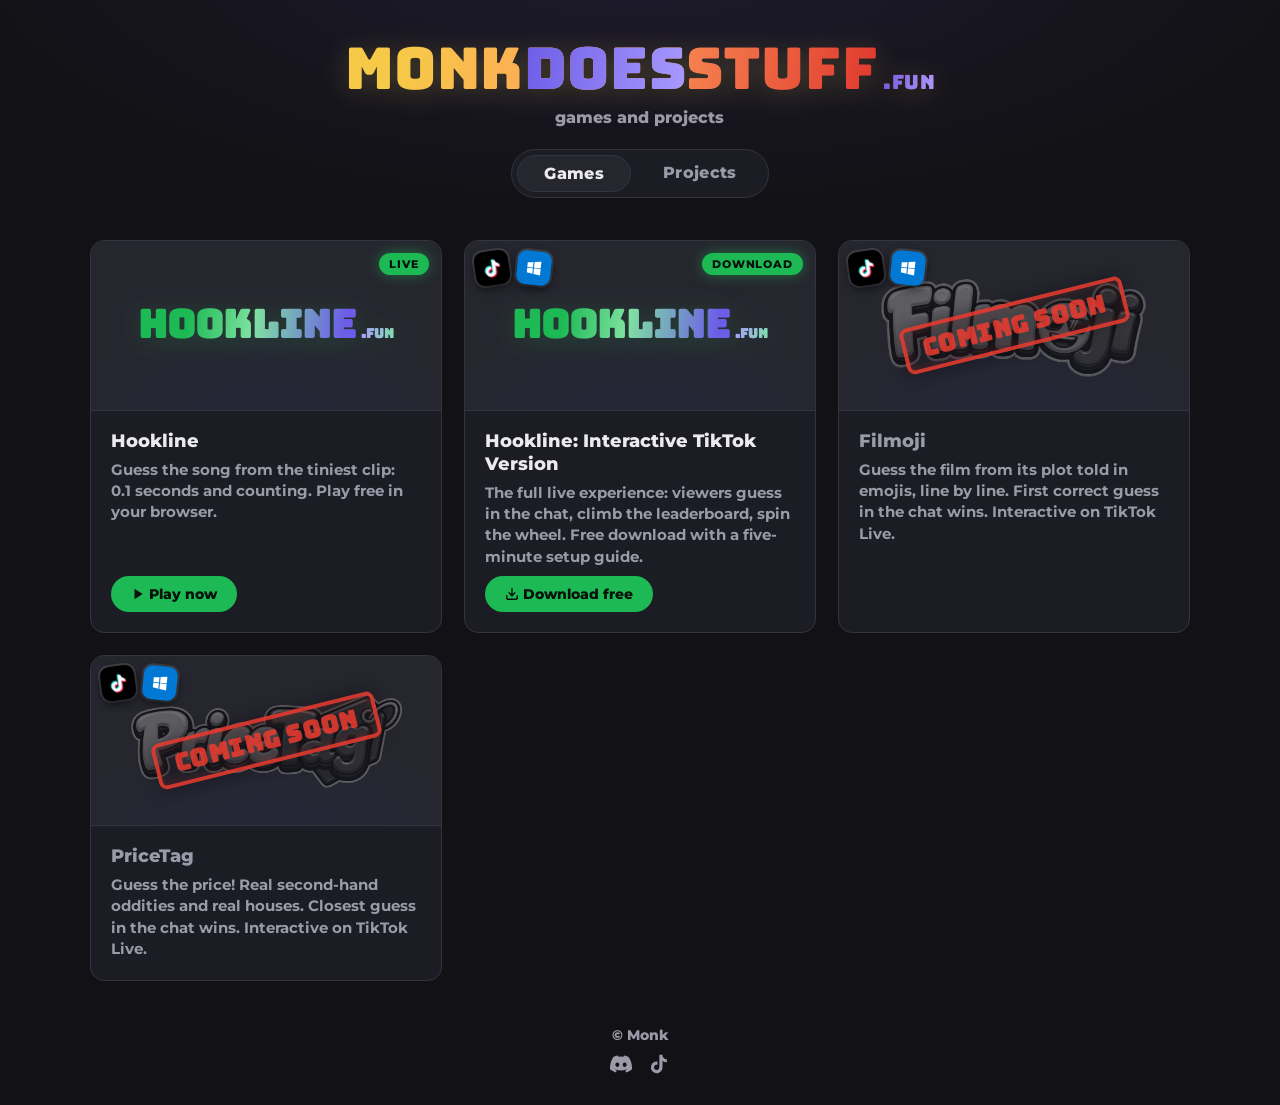
<file: index.html>
﻿<!doctype html>
<html lang="en">
<head>
  <meta charset="utf-8">
  <meta name="viewport" content="width=device-width, initial-scale=1">
  <title>MonkDoesStuff - Games</title>
  <meta name="description" content="Games by Monk: interactive TikTok Live games and browser games.">
  <link rel="icon" href="data:image/svg+xml,<svg xmlns='http://www.w3.org/2000/svg' viewBox='0 0 24 24' fill='none' stroke='%23f5a623' stroke-width='2' stroke-linecap='round' stroke-linejoin='round'><line x1='6' x2='10' y1='12' y2='12'/><line x1='8' x2='8' y1='10' y2='14'/><line x1='15' x2='15.01' y1='13' y2='13'/><line x1='18' x2='18.01' y1='11' y2='11'/><rect width='20' height='12' x='2' y='6' rx='6'/></svg>">
  <link rel="preconnect" href="https://fonts.googleapis.com">
  <link rel="preconnect" href="https://fonts.gstatic.com" crossorigin>
  <link href="https://fonts.googleapis.com/css2?family=Bungee&family=Montserrat:wght@500;600;700;800&display=swap" rel="stylesheet">
  <link rel="stylesheet" href="css/site.css">
</head>
<body>
  <header id="masthead">
    <a id="logo-link" href="index.html" title="MonkDoesStuff - Games"><h1 id="site-logo">Monk<span>Does</span>Stuff<span class="tld">.fun</span></h1></a>
    <p id="site-tag">games and projects</p>
    <nav id="tabs">
      <a href="index.html" class="tab active">Games</a>
      <a href="projects.html" class="tab">Projects</a>
    </nav>
  </header>

  <main class="grid">

    <!-- Hookline: live, playable now -->
    <a class="card live" href="https://hookline.fun" target="_blank" rel="noopener">
      <div class="card-art">
        <div class="hookline-mark">HOOKLINE<span class="tld">.fun</span></div>
      </div>
      <div class="card-body">
        <h2>Hookline</h2>
        <p>Guess the song from the tiniest clip: 0.1&nbsp;seconds and counting. Play free in your browser.</p>
        <span class="cta"><svg class="icon" viewBox="0 0 24 24" fill="currentColor" stroke="none"><polygon points="6 3 20 12 6 21 6 3"/></svg> Play now</span>
      </div>
      <span class="badge">LIVE</span>
    </a>

    <!-- Hookline TikTok version: download + install guide -->
    <a class="card live" href="hookline-tiktok.html">
      <span class="tiktok-badge" title="Interactive TikTok version"><svg viewBox="0 0 24 24" fill="currentColor"><path d="M19.59 6.69a4.83 4.83 0 0 1-3.77-4.25V2h-3.45v13.67a2.89 2.89 0 0 1-5.2 1.74 2.89 2.89 0 0 1 2.31-4.64 2.93 2.93 0 0 1 .88.13V9.4a6.84 6.84 0 0 0-1-.05A6.33 6.33 0 0 0 5 20.1a6.34 6.34 0 0 0 10.86-4.43v-7a8.16 8.16 0 0 0 4.77 1.52v-3.4a4.85 4.85 0 0 1-1-.1z"/></svg></span><span class="windows-badge" title="Windows download"><svg viewBox="0 0 24 24" fill="currentColor"><path d="M3 5.4 10.6 4.3v7.2H3zM12 4.1 21 2.8v8.7h-9zM3 12.5h7.6v7.2L3 18.6zM12 12.5h9v8.7L12 19.9z"/></svg></span>
      <div class="card-art">
        <div class="hookline-mark">HOOKLINE<span class="tld">.fun</span></div>
      </div>
      <div class="card-body">
        <h2>Hookline: Interactive TikTok Version</h2>
        <p>The full live experience: viewers guess in the chat, climb the leaderboard, spin the wheel. Free download with a five-minute setup guide.</p>
        <span class="cta"><svg class="icon" viewBox="0 0 24 24" fill="none" stroke="currentColor" stroke-width="2.4" stroke-linecap="round" stroke-linejoin="round"><path d="M21 15v4a2 2 0 0 1-2 2H5a2 2 0 0 1-2-2v-4"/><polyline points="7 10 12 15 17 10"/><line x1="12" y1="3" x2="12" y2="15"/></svg> Download free</span>
      </div>
      <span class="badge">DOWNLOAD</span>
    </a>

    <!-- Filmoji: coming soon -->
    <div class="card soon">
      <span class="tiktok-badge" title="Interactive TikTok version"><svg viewBox="0 0 24 24" fill="currentColor"><path d="M19.59 6.69a4.83 4.83 0 0 1-3.77-4.25V2h-3.45v13.67a2.89 2.89 0 0 1-5.2 1.74 2.89 2.89 0 0 1 2.31-4.64 2.93 2.93 0 0 1 .88.13V9.4a6.84 6.84 0 0 0-1-.05A6.33 6.33 0 0 0 5 20.1a6.34 6.34 0 0 0 10.86-4.43v-7a8.16 8.16 0 0 0 4.77 1.52v-3.4a4.85 4.85 0 0 1-1-.1z"/></svg></span><span class="windows-badge" title="Windows download"><svg viewBox="0 0 24 24" fill="currentColor"><path d="M3 5.4 10.6 4.3v7.2H3zM12 4.1 21 2.8v8.7h-9zM3 12.5h7.6v7.2L3 18.6zM12 12.5h9v8.7L12 19.9z"/></svg></span>
      <div class="card-art">
        <img src="assets/filmoji-logo.png" alt="Filmoji logo" class="art-img">
        <div class="stamp">Coming&nbsp;Soon</div>
      </div>
      <div class="card-body">
        <h2>Filmoji</h2>
        <p>Guess the film from its plot told in emojis, line by line. First correct guess in the chat wins. Interactive on TikTok Live.</p>
      </div>
    </div>

    <!-- PriceTag: coming soon -->
    <div class="card soon">
      <span class="tiktok-badge" title="Interactive TikTok version"><svg viewBox="0 0 24 24" fill="currentColor"><path d="M19.59 6.69a4.83 4.83 0 0 1-3.77-4.25V2h-3.45v13.67a2.89 2.89 0 0 1-5.2 1.74 2.89 2.89 0 0 1 2.31-4.64 2.93 2.93 0 0 1 .88.13V9.4a6.84 6.84 0 0 0-1-.05A6.33 6.33 0 0 0 5 20.1a6.34 6.34 0 0 0 10.86-4.43v-7a8.16 8.16 0 0 0 4.77 1.52v-3.4a4.85 4.85 0 0 1-1-.1z"/></svg></span><span class="windows-badge" title="Windows download"><svg viewBox="0 0 24 24" fill="currentColor"><path d="M3 5.4 10.6 4.3v7.2H3zM12 4.1 21 2.8v8.7h-9zM3 12.5h7.6v7.2L3 18.6zM12 12.5h9v8.7L12 19.9z"/></svg></span>
      <div class="card-art">
        <img src="assets/pricetag-logo.png" alt="PriceTag logo" class="art-img">
        <div class="stamp">Coming&nbsp;Soon</div>
      </div>
      <div class="card-body">
        <h2>PriceTag</h2>
        <p>Guess the price! Real second-hand oddities and real houses. Closest guess in the chat wins. Interactive on TikTok Live.</p>
      </div>
    </div>

  </main>

  <footer>
    <p>&copy; Monk</p>
    <div id="footer-links">
      <a href="https://discord.gg/SJShx3EVg5" target="_blank" rel="noopener" title="Hookline Discord" aria-label="Discord"><svg viewBox="0 0 24 24" fill="currentColor"><path d="M20.317 4.37a19.79 19.79 0 0 0-4.885-1.515.074.074 0 0 0-.079.037c-.21.375-.444.864-.608 1.25a18.27 18.27 0 0 0-5.487 0 12.64 12.64 0 0 0-.617-1.25.077.077 0 0 0-.079-.037A19.736 19.736 0 0 0 3.677 4.37a.07.07 0 0 0-.032.027C.533 9.046-.32 13.58.099 18.057a.082.082 0 0 0 .031.057 19.9 19.9 0 0 0 5.993 3.03.078.078 0 0 0 .084-.028c.462-.63.874-1.295 1.226-1.994a.076.076 0 0 0-.041-.106 13.107 13.107 0 0 1-1.872-.892.077.077 0 0 1-.008-.128c.126-.094.252-.192.372-.291a.074.074 0 0 1 .077-.01c3.928 1.793 8.18 1.793 12.062 0a.074.074 0 0 1 .078.01c.12.098.246.198.373.292a.077.077 0 0 1-.006.127 12.299 12.299 0 0 1-1.873.892.077.077 0 0 0-.041.107c.36.698.772 1.362 1.225 1.993a.076.076 0 0 0 .084.028 19.839 19.839 0 0 0 6.002-3.03.077.077 0 0 0 .032-.054c.5-5.177-.838-9.674-3.549-13.66a.061.061 0 0 0-.031-.03zM8.02 15.33c-1.183 0-2.157-1.085-2.157-2.419 0-1.333.956-2.419 2.157-2.419 1.21 0 2.176 1.096 2.157 2.42 0 1.333-.956 2.418-2.157 2.418zm7.975 0c-1.183 0-2.157-1.085-2.157-2.419 0-1.333.955-2.419 2.157-2.419 1.21 0 2.176 1.096 2.157 2.42 0 1.333-.946 2.418-2.157 2.418z"/></svg></a>
      <a href="https://www.tiktok.com/@monkdoesstuff" target="_blank" rel="noopener" title="@monkdoesstuff on TikTok" aria-label="TikTok"><svg viewBox="0 0 24 24" fill="currentColor"><path d="M19.59 6.69a4.83 4.83 0 0 1-3.77-4.25V2h-3.45v13.67a2.89 2.89 0 0 1-5.2 1.74 2.89 2.89 0 0 1 2.31-4.64 2.93 2.93 0 0 1 .88.13V9.4a6.84 6.84 0 0 0-1-.05A6.33 6.33 0 0 0 5 20.1a6.34 6.34 0 0 0 10.86-4.43v-7a8.16 8.16 0 0 0 4.77 1.52v-3.4a4.85 4.85 0 0 1-1-.1z"/></svg></a>
    </div>
  </footer>
</body>
</html>
</file>
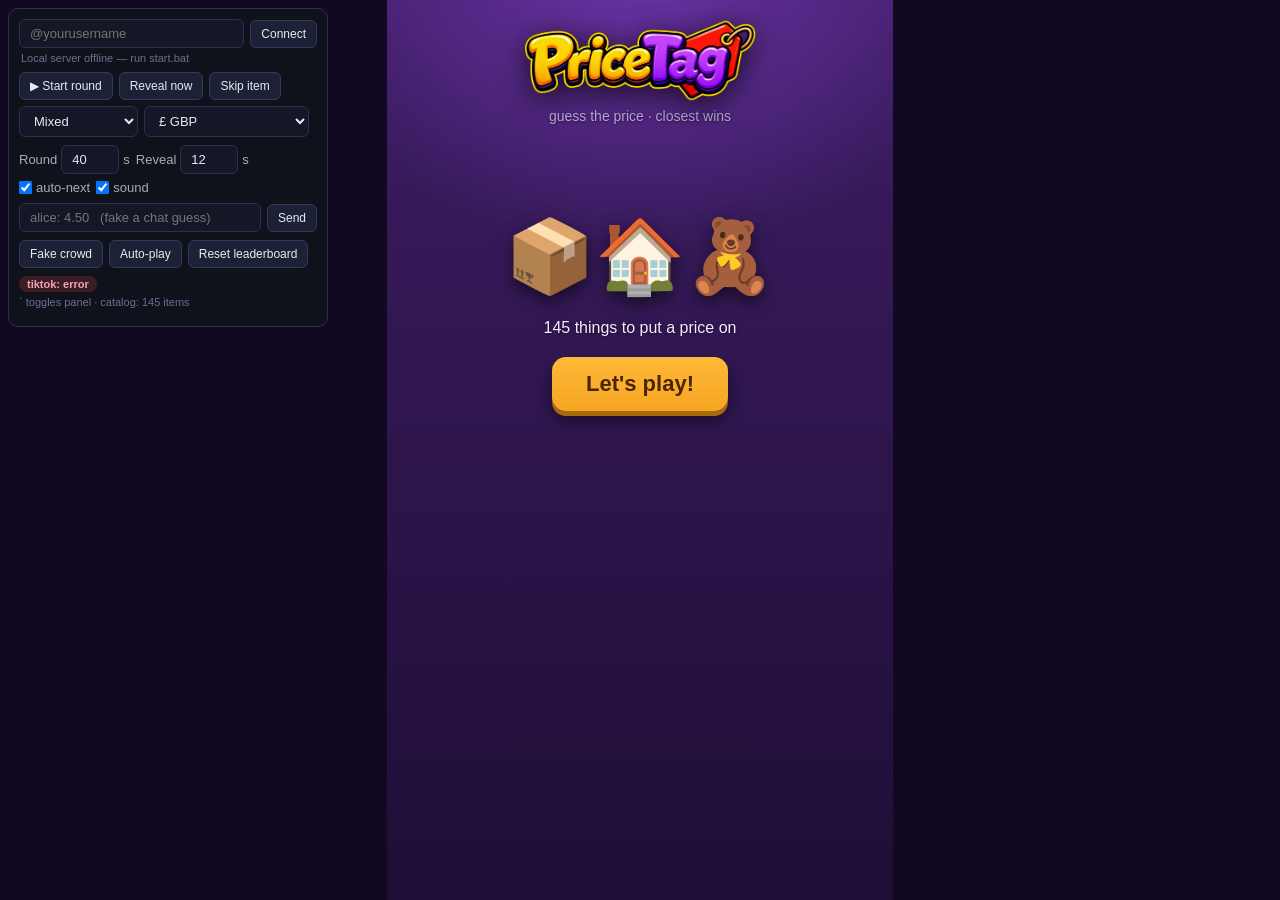
<file: games/pricetag/index.html>
<!doctype html>
<html lang="en">
<head>
  <meta charset="utf-8">
  <meta name="viewport" content="width=device-width, initial-scale=1">
  <title>PriceTag</title>
  <link rel="icon" href="data:image/svg+xml,<svg xmlns='http://www.w3.org/2000/svg' viewBox='0 0 16 16'><text y='13' font-size='13'>🏷️</text></svg>">
  <link rel="stylesheet" href="css/style.css">
</head>
<body>
  <main id="stage">
    <header id="masthead">
      <img id="logo" src="Logo.png" alt="PriceTag">
      <p id="tagline">guess the price · closest wins</p>
    </header>

    <!-- idle: waiting for the streamer to start -->
    <section id="idle-screen">
      <div class="boxpile">📦🏠🧸</div>
      <p id="idle-note">Loading the goods…</p>
      <button id="start-btn" class="big-btn" hidden>Let's play!</button>
    </section>

    <!-- guessing: the item card + timer -->
    <section id="round-screen" hidden>
      <div id="item-card">
        <div id="item-photo-wrap">
          <img id="item-photo" alt="">
          <div id="item-photo-fallback" hidden>📦</div>
          <div id="photo-dots" hidden></div>
          <div id="price-tag">£?</div>
        </div>
        <h2 id="item-title"></h2>
        <p id="item-source"></p>
      </div>
      <div id="timer-row">
        <div id="timer-bar"><div id="timer-fill"></div></div>
        <span id="timer-text">40</span>
      </div>
      <p id="round-cta"></p>
      <div id="guess-feed"></div>
      <div id="guess-count">0 guesses</div>
    </section>

    <!-- reveal: the real price + podium -->
    <section id="reveal-screen" hidden>
      <p id="reveal-label">it actually costs</p>
      <div id="reveal-price">£0</div>
      <p id="reveal-gbp" hidden></p>
      <div id="podium"></div>
      <div id="leaderboard">
        <h3>🏆 all-time</h3>
        <ol id="leader-rows"></ol>
      </div>
      <p id="next-note"></p>
    </section>

    <canvas id="confetti"></canvas>
  </main>

  <!-- streamer/dev panel — backtick toggles; ?dev=0 hides for OBS -->
  <aside id="panel" class="hidden">
    <div class="p-row">
      <input id="tiktok-user" type="text" placeholder="@yourusername" autocomplete="off" spellcheck="false">
      <button id="tiktok-connect-btn">Connect</button>
    </div>
    <div class="p-note" id="tiktok-note">Go live on TikTok, then connect your username</div>
    <div class="p-row">
      <button id="p-start">▶ Start round</button>
      <button id="p-reveal">Reveal now</button>
      <button id="p-skip">Skip item</button>
      <select id="set-mode" title="Which catalogue to draw from">
        <option value="mixed">Mixed</option>
        <option value="items">Items only</option>
        <option value="property">Property only</option>
      </select>
      <select id="set-currency" title="Fixed GBP, or a random currency every round">
        <option value="gbp">£ GBP</option>
        <option value="random">🎲 Random currency</option>
      </select>
    </div>
    <div class="p-row p-settings">
      <label>Round <input id="set-round" type="number" min="10" max="180" step="5"> s</label>
      <label>Reveal <input id="set-reveal" type="number" min="4" max="60" step="1"> s</label>
      <label><input id="set-autonext" type="checkbox"> auto-next</label>
      <label><input id="set-sound" type="checkbox" checked> sound</label>
    </div>
    <div class="p-row">
      <input id="sim-input" type="text" placeholder="alice: 4.50   (fake a chat guess)" autocomplete="off" spellcheck="false">
      <button id="sim-send">Send</button>
    </div>
    <div class="p-row">
      <button id="sim-crowd">Fake crowd</button>
      <button id="sim-auto">Auto-play</button>
      <button id="reset-scores">Reset leaderboard</button>
    </div>
    <div class="p-status">
      <span id="conn-pill" class="pill off">tiktok: off</span>
      <span class="p-hint">` toggles panel · catalog: <span id="cat-count">0</span> items</span>
    </div>
    <div id="log" aria-label="event feed"></div>
  </aside>

  <script type="module" src="js/main.js"></script>
</body>
</html>
</file>
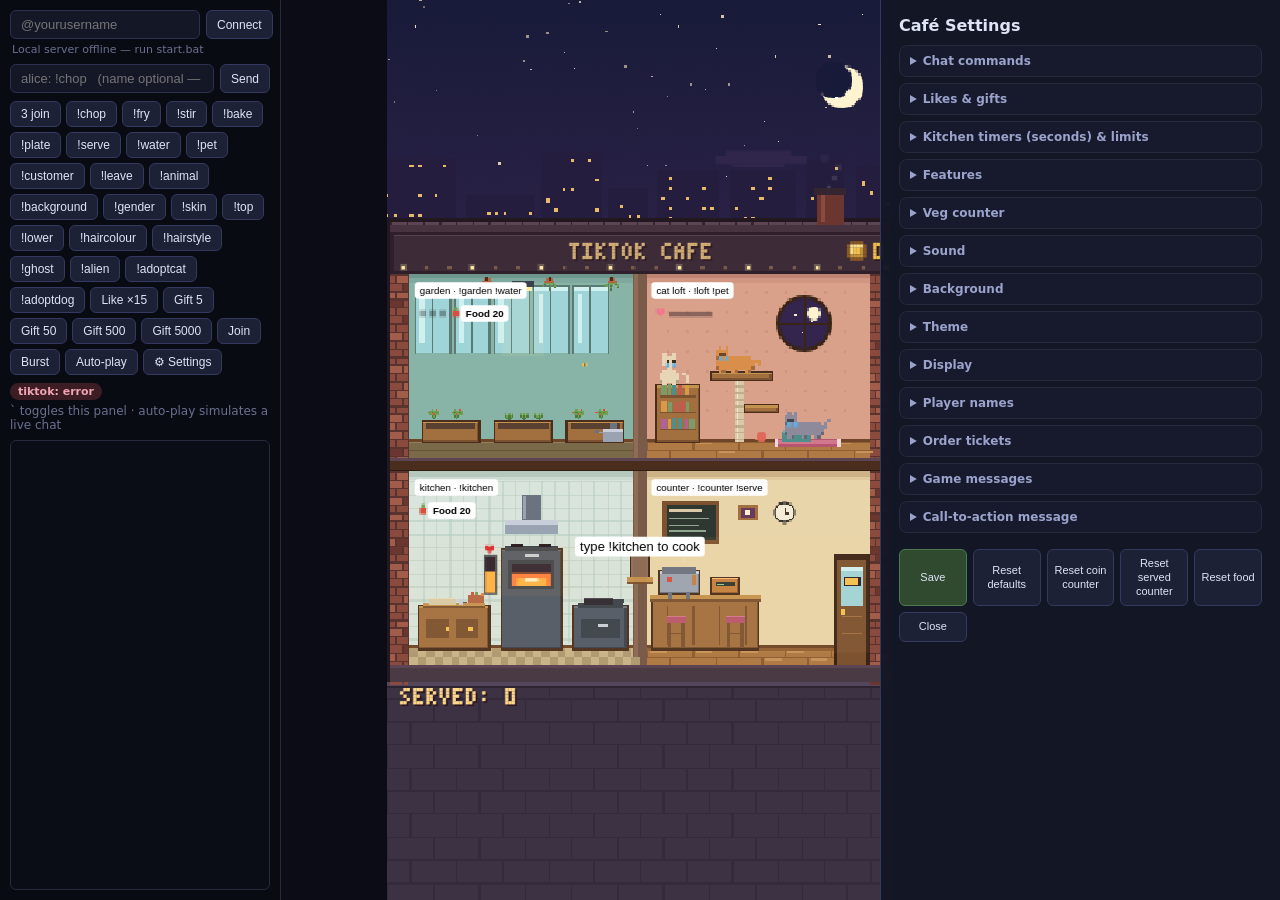
<file: games/tiktokcafe/index.html>
<!doctype html>
<html lang="en">
<head>
  <meta charset="utf-8">
  <meta name="viewport" content="width=device-width, initial-scale=1">
  <title>TikTok Café</title>
  <link rel="icon" href="data:image/svg+xml,<svg xmlns='http://www.w3.org/2000/svg' viewBox='0 0 16 16'><text y='13' font-size='13'>☕</text></svg>">
  <link rel="stylesheet" href="style.css">
</head>
<body>
  <canvas id="game" width="360" height="640"></canvas>
  <canvas id="overlay"></canvas>

  <!-- Dev simulator panel — toggle with backtick (`). Remove for production. -->
  <div id="simulator" class="hidden">
    <div class="sim-row">
      <input id="tiktok-user" type="text" placeholder="@yourusername"
             autocomplete="off" spellcheck="false">
      <button id="tiktok-connect-btn">Connect</button>
    </div>
    <div id="tiktok-note" class="sim-note">Go live on TikTok, then connect your @username</div>
    <div class="sim-row">
      <input id="sim-input" type="text"
             placeholder="alice: !chop   (name optional — just !chop works too)"
             autocomplete="off" spellcheck="false">
      <button id="sim-send">Send</button>
    </div>
    <div class="sim-buttons"></div>
    <div class="sim-status">
      <span id="sim-conn" class="pill off">tiktok: off</span>
      <span id="sim-hint">` toggles this panel · auto-play simulates a live chat</span>
    </div>
    <div id="sim-log" aria-label="live event feed"></div>
  </div>

  <script type="module" src="src/main.js"></script>
</body>
</html>
</file>
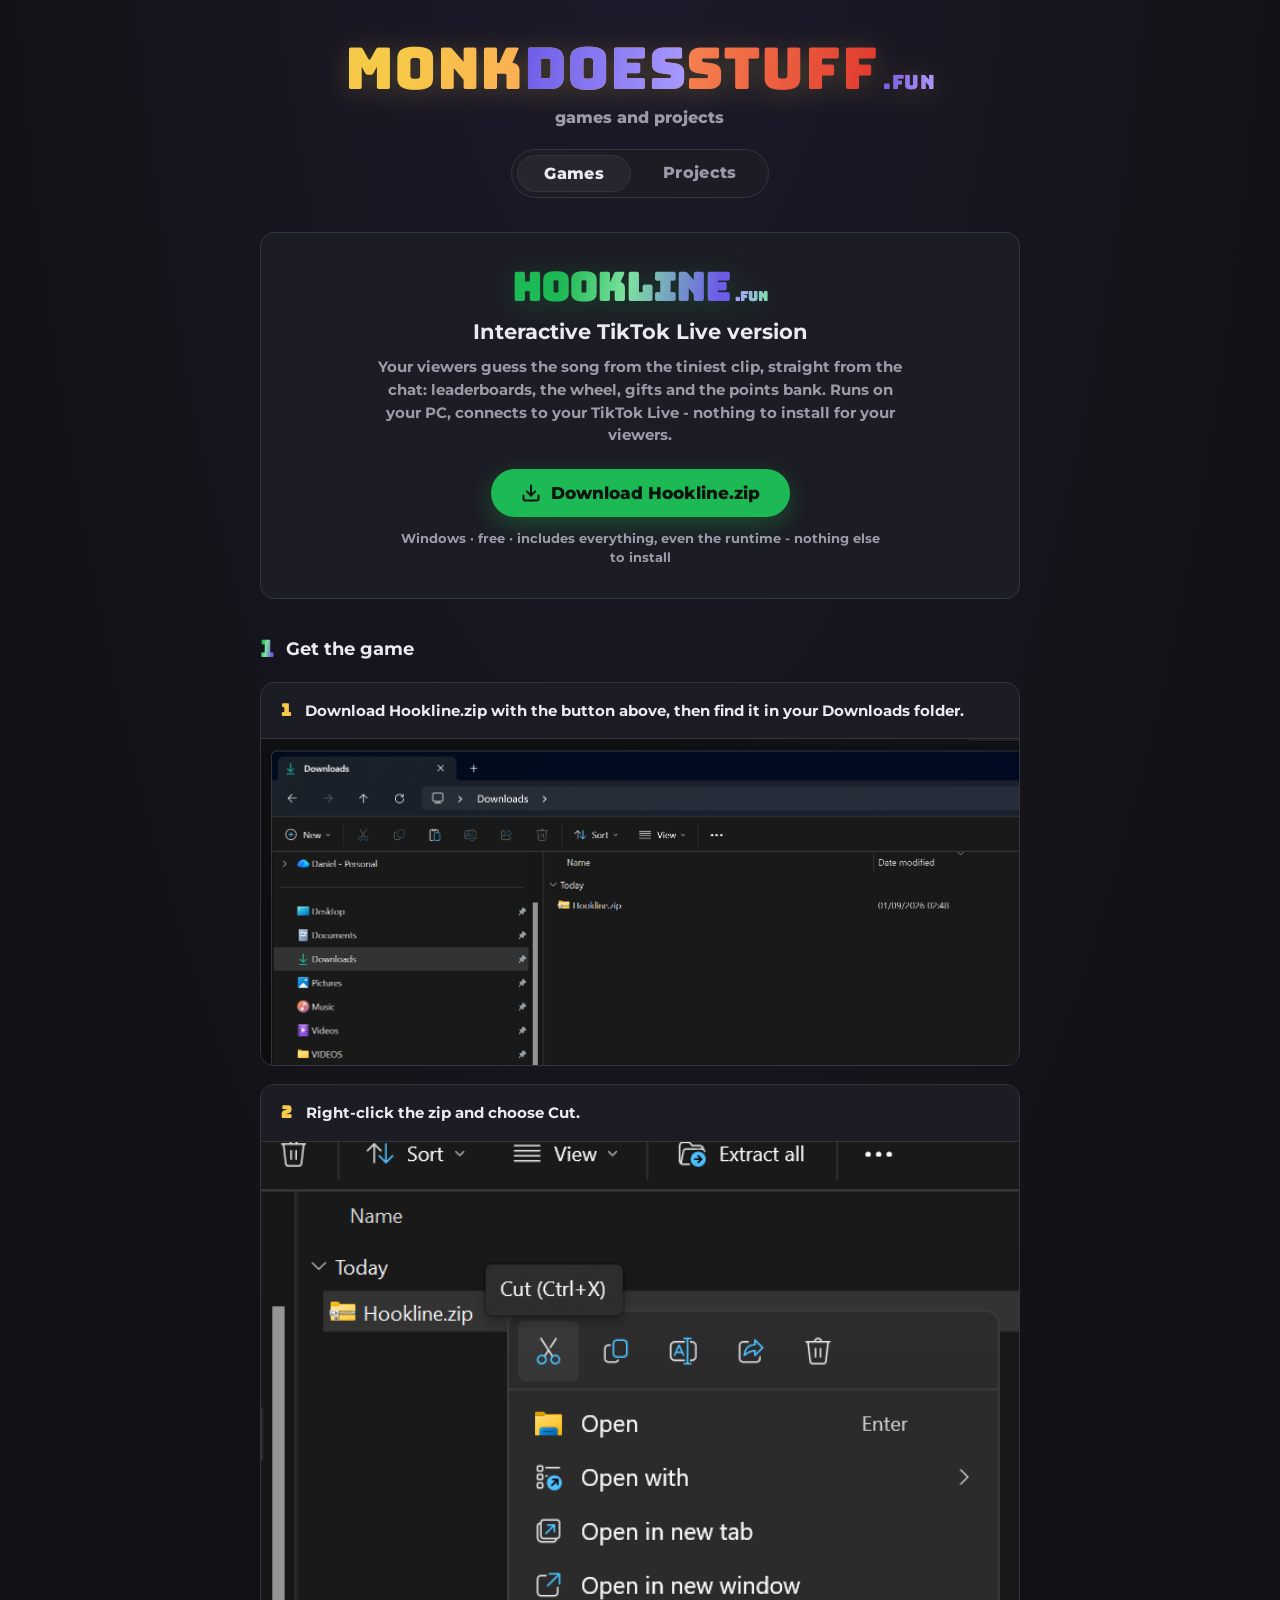
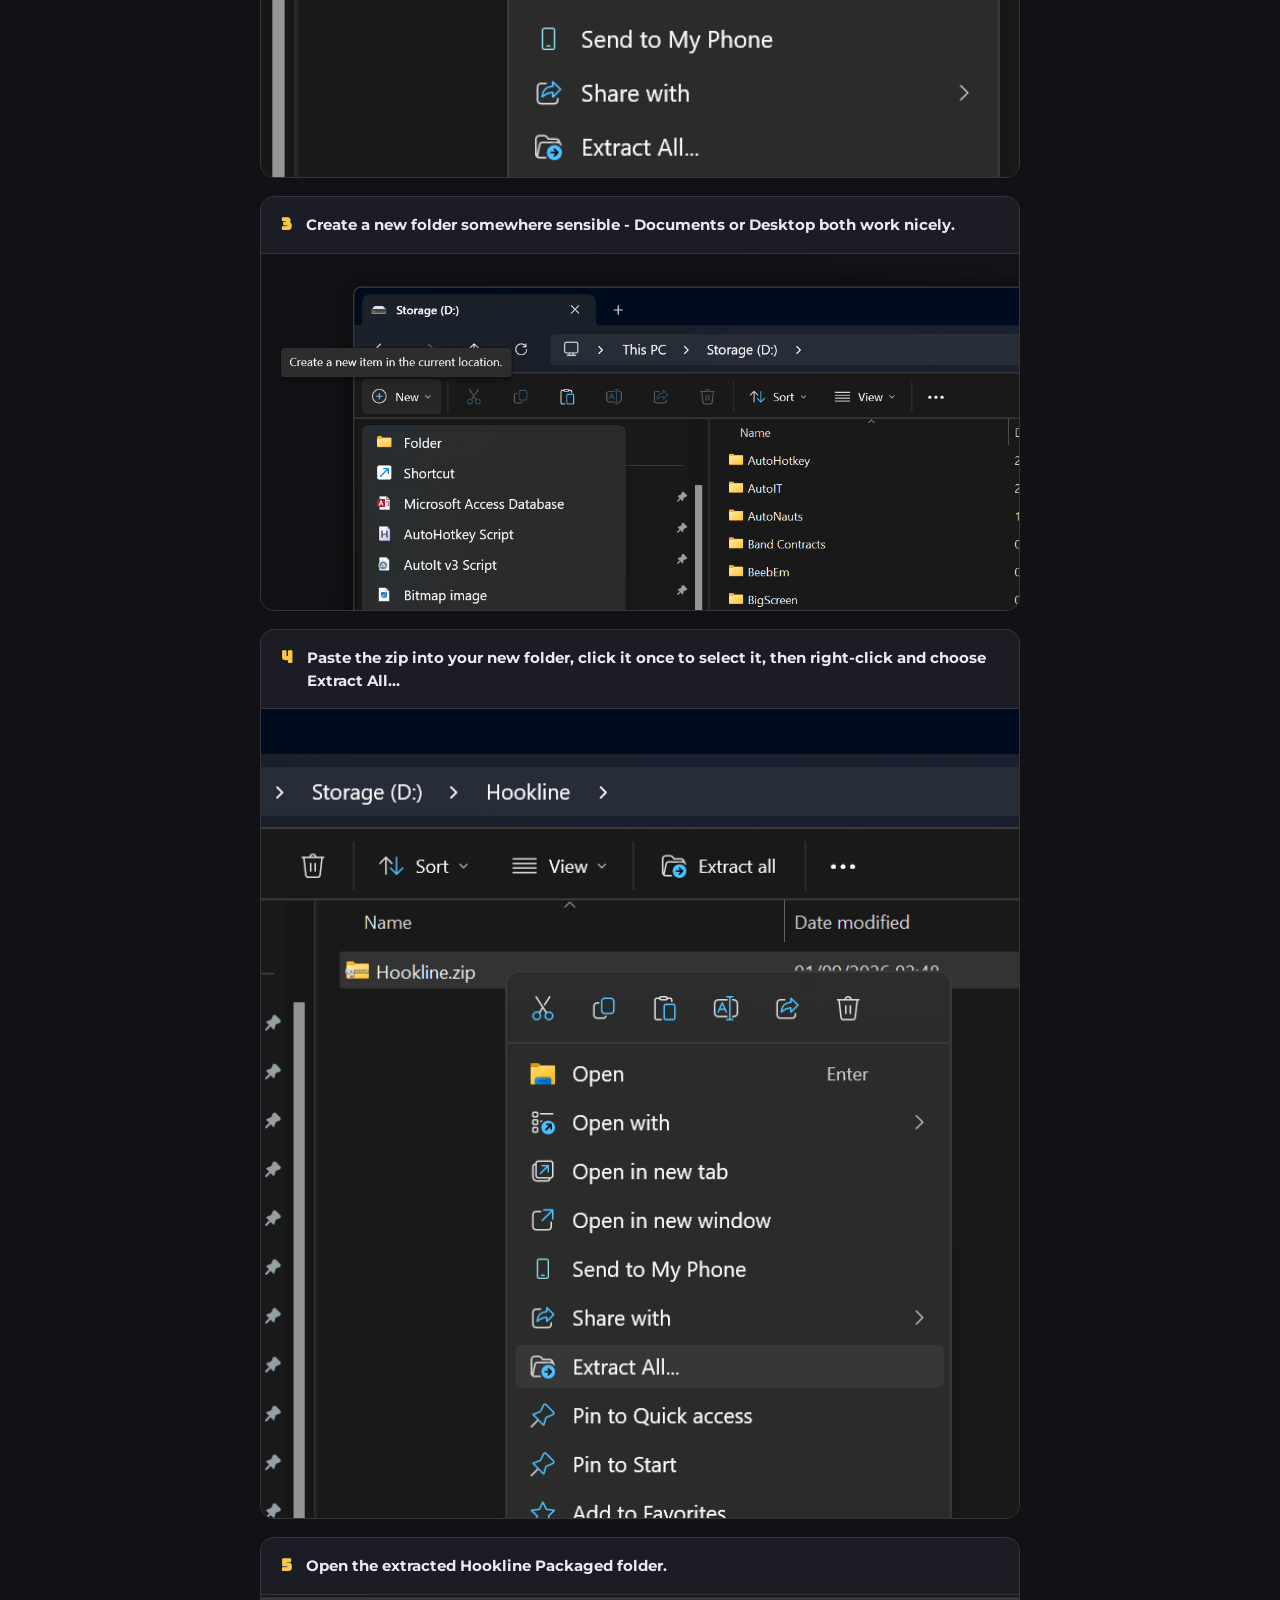
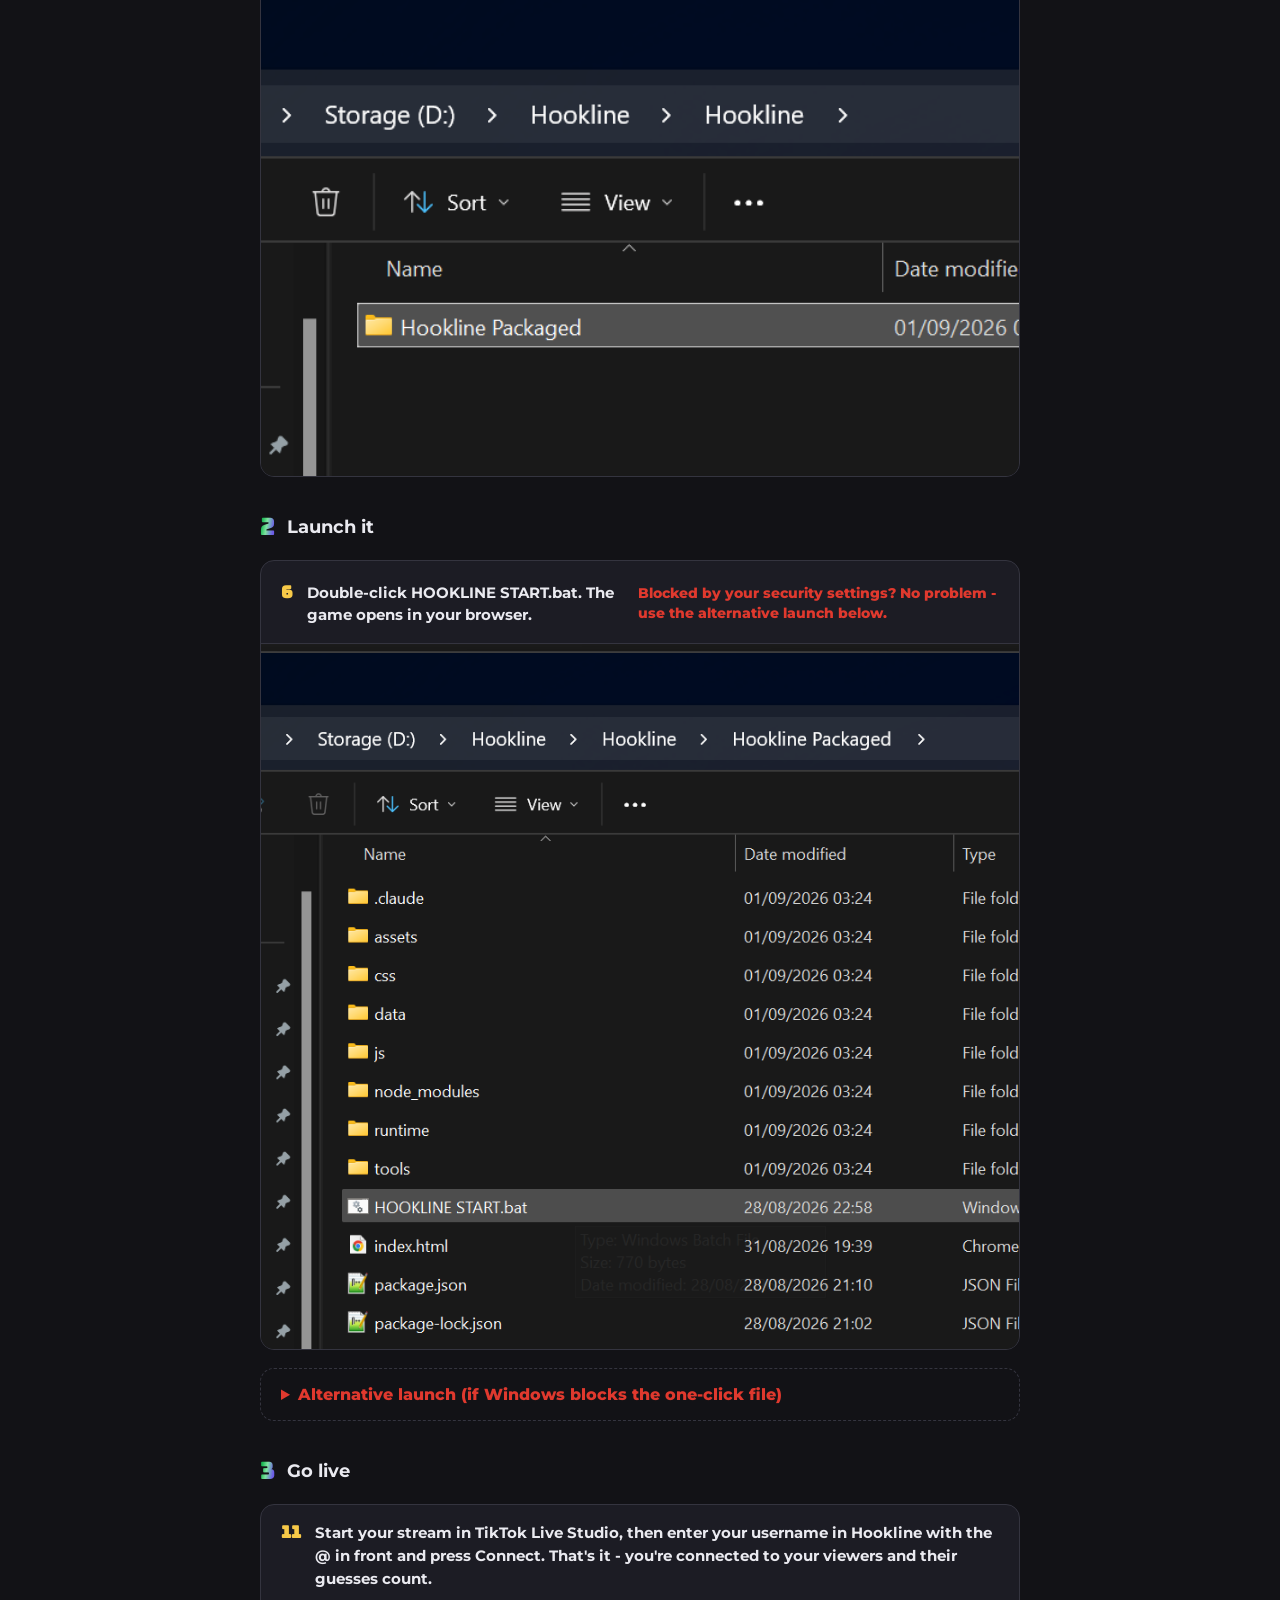
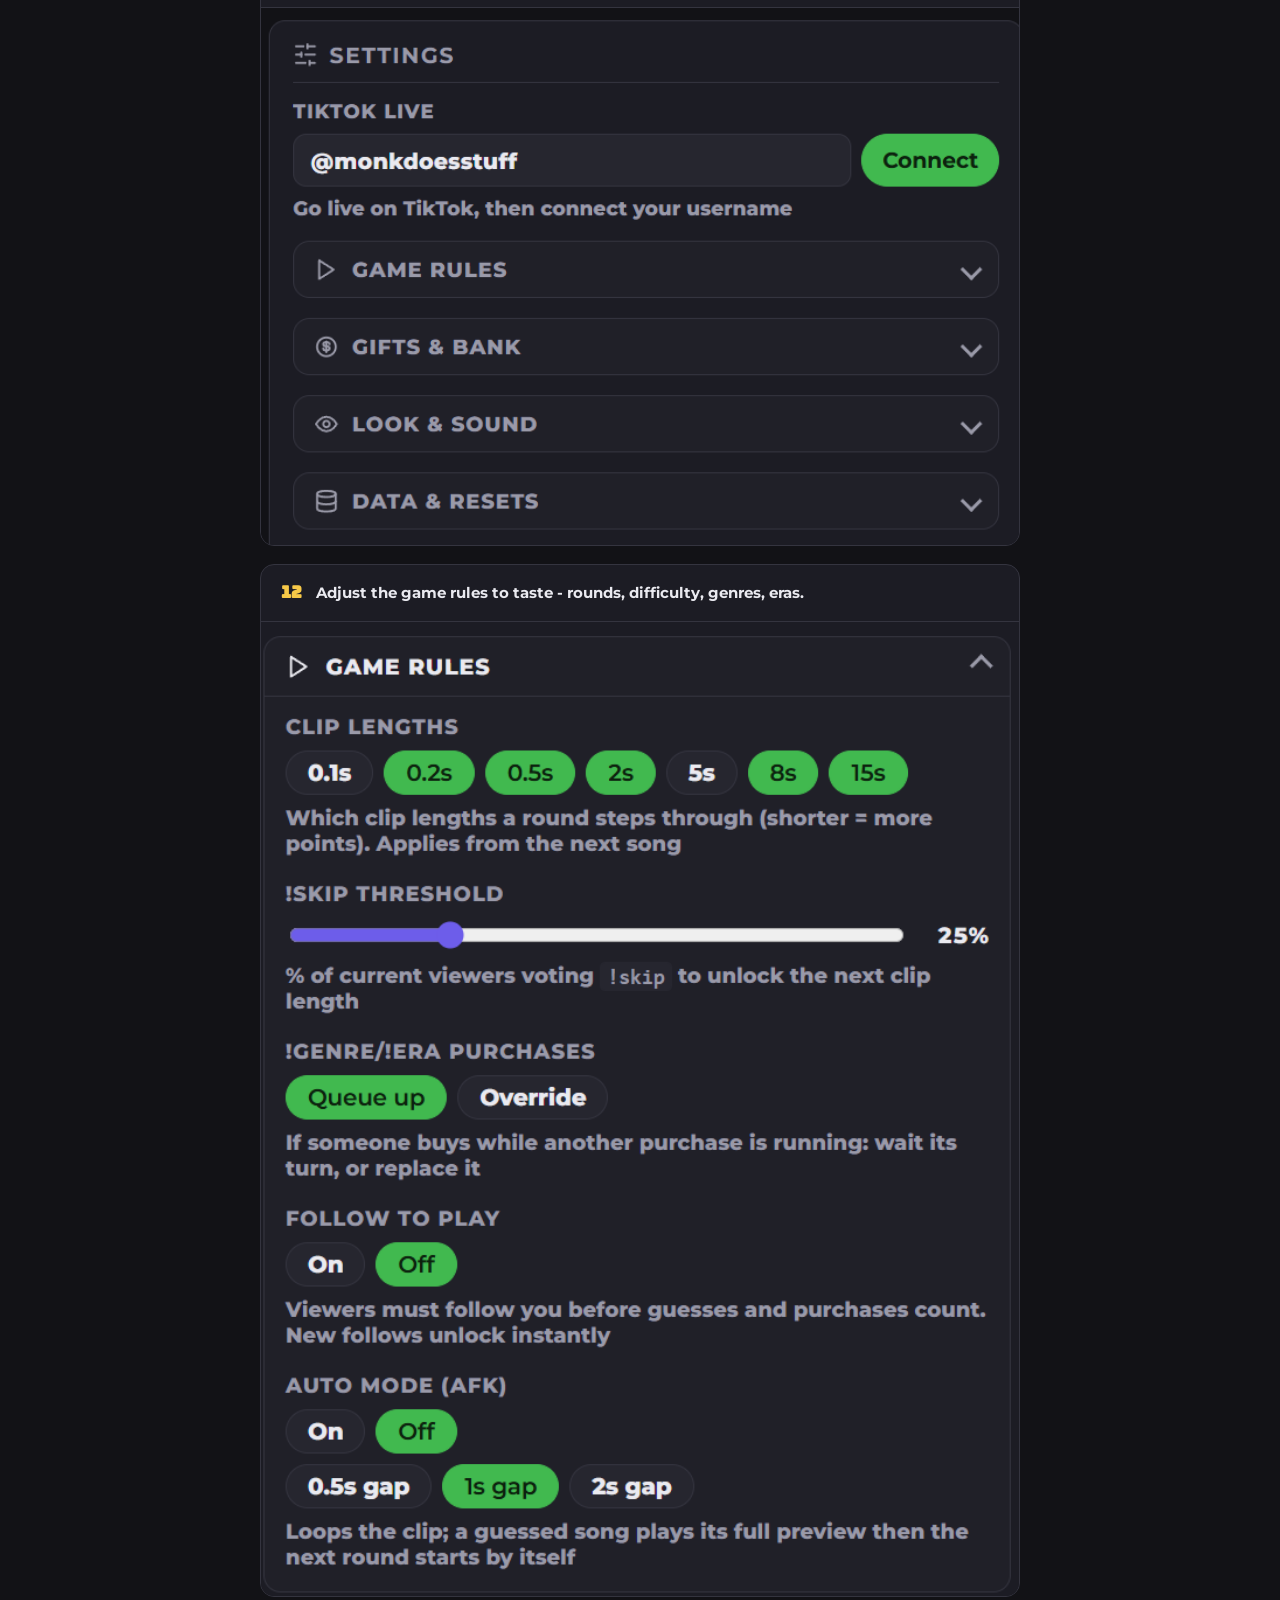
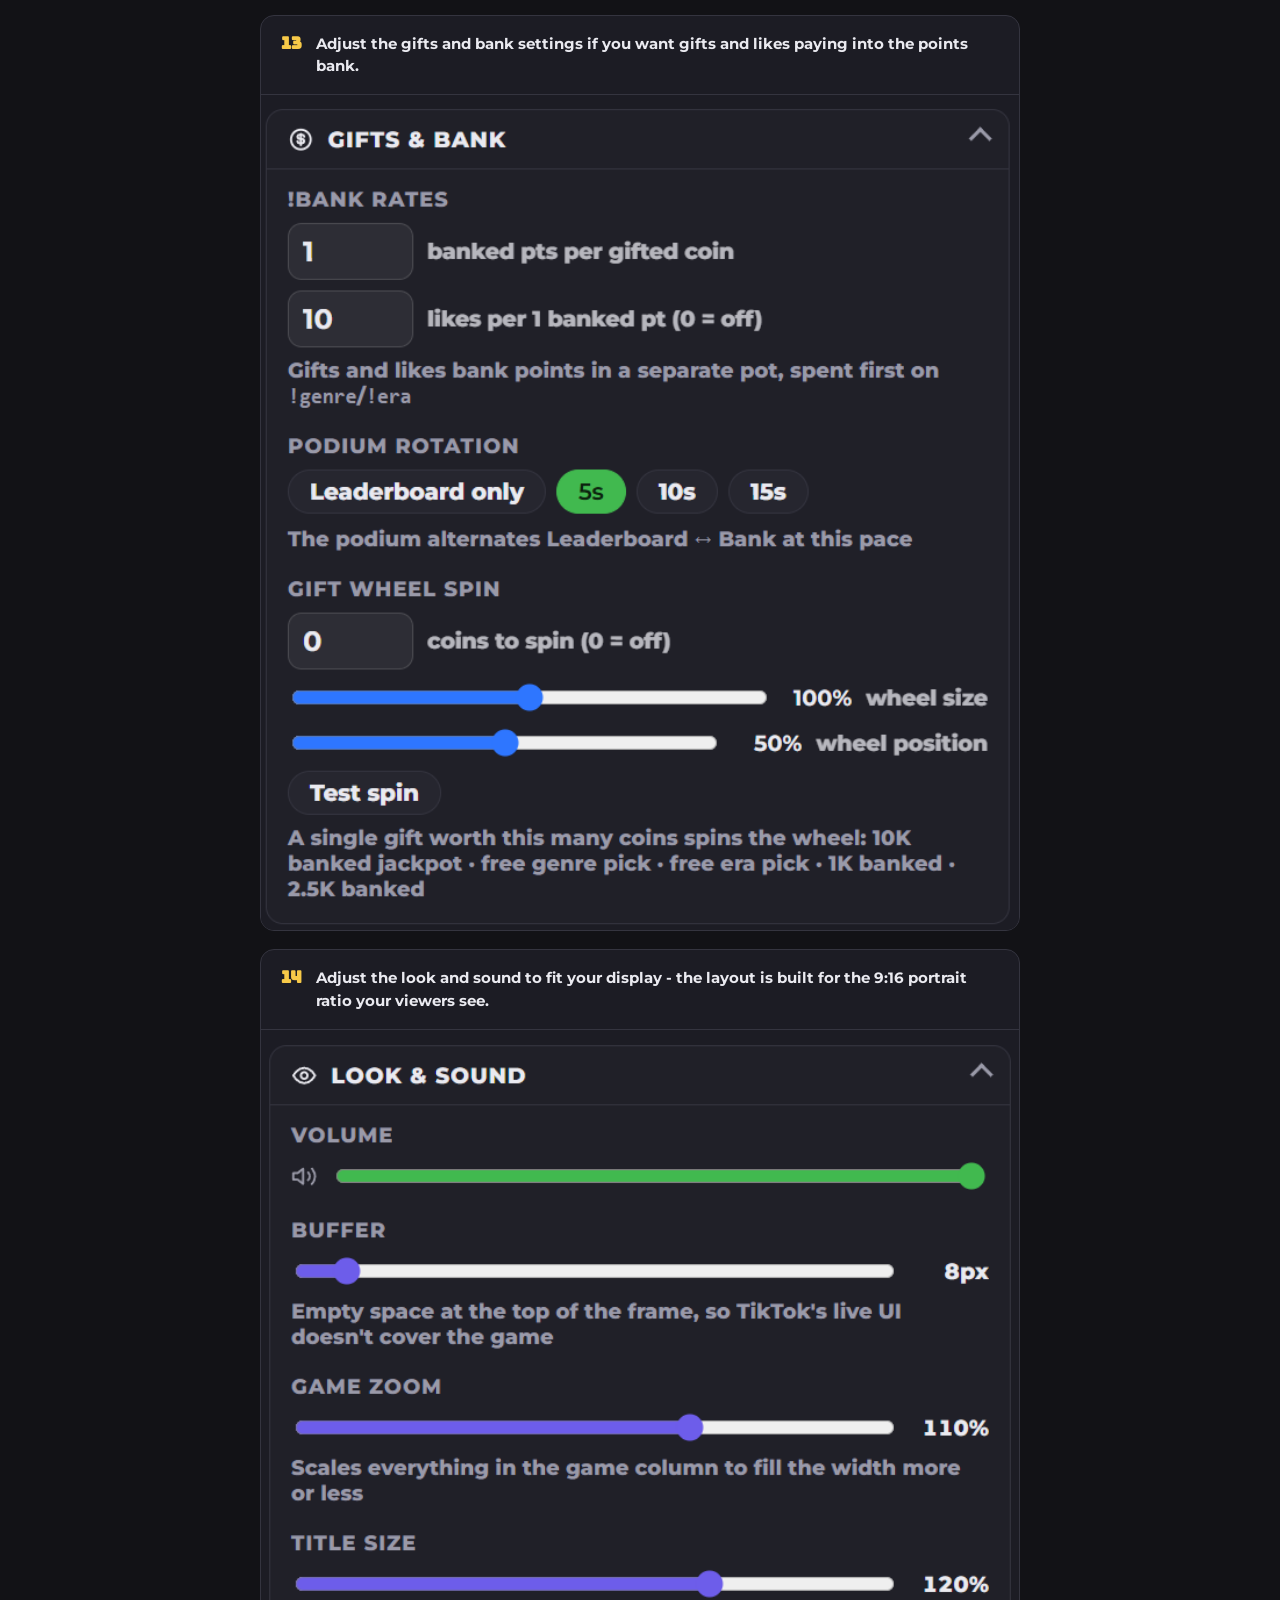
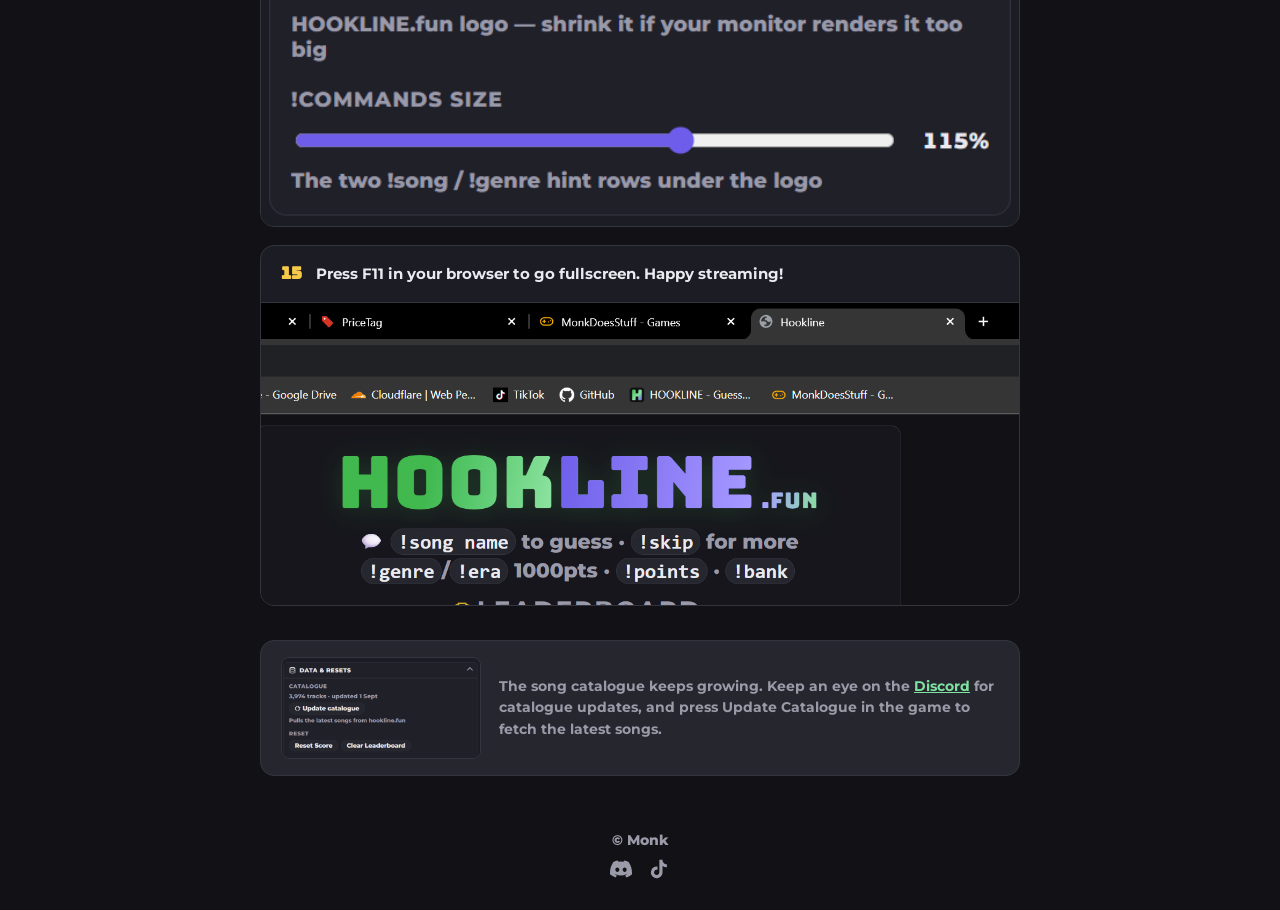
<file: hookline-tiktok.html>
﻿<!doctype html>
<html lang="en">
<head>
  <meta charset="utf-8">
  <meta name="viewport" content="width=device-width, initial-scale=1">
  <title>Hookline for TikTok Live - Install &amp; Play - MonkDoesStuff</title>
  <meta name="description" content="Download the interactive TikTok Live version of Hookline and get it running on your stream in five minutes.">
  <link rel="icon" href="data:image/svg+xml,<svg xmlns='http://www.w3.org/2000/svg' viewBox='0 0 24 24' fill='none' stroke='%23f5a623' stroke-width='2' stroke-linecap='round' stroke-linejoin='round'><line x1='6' x2='10' y1='12' y2='12'/><line x1='8' x2='8' y1='10' y2='14'/><line x1='15' x2='15.01' y1='13' y2='13'/><line x1='18' x2='18.01' y1='11' y2='11'/><rect width='20' height='12' x='2' y='6' rx='6'/></svg>">
  <link rel="preconnect" href="https://fonts.googleapis.com">
  <link rel="preconnect" href="https://fonts.gstatic.com" crossorigin>
  <link href="https://fonts.googleapis.com/css2?family=Bungee&family=Montserrat:wght@500;600;700;800&display=swap" rel="stylesheet">
  <link rel="stylesheet" href="css/site.css">
</head>
<body>
  <header id="masthead">
    <a id="logo-link" href="index.html" title="MonkDoesStuff - Games"><h1 id="site-logo">Monk<span>Does</span>Stuff<span class="tld">.fun</span></h1></a>
    <p id="site-tag">games and projects</p>
    <nav id="tabs">
      <a href="index.html" class="tab active">Games</a>
      <a href="projects.html" class="tab">Projects</a>
    </nav>
  </header>

  <main class="guide">

    <section class="guide-hero">
      <div class="hookline-mark">HOOKLINE<span class="tld">.fun</span></div>
      <h2>Interactive TikTok Live version</h2>
      <p>Your viewers guess the song from the tiniest clip, straight from the chat:
         leaderboards, the wheel, gifts and the points bank. Runs on your PC,
         connects to your TikTok Live - nothing to install for your viewers.</p>
      <a class="download-btn" href="https://github.com/Monk070/monkdoesstuffwebsite/releases/latest/download/Hookline.zip">
        <svg class="icon" viewBox="0 0 24 24" fill="none" stroke="currentColor" stroke-width="2.4" stroke-linecap="round" stroke-linejoin="round"><path d="M21 15v4a2 2 0 0 1-2 2H5a2 2 0 0 1-2-2v-4"/><polyline points="7 10 12 15 17 10"/><line x1="12" y1="3" x2="12" y2="15"/></svg>
        Download Hookline.zip
      </a>
      <p class="download-note">Windows &middot; free &middot; includes everything, even the runtime - nothing else to install</p>
    </section>

    <section class="guide-section">
      <h3><span class="section-num">1</span> Get the game</h3>

      <div class="step">
        <div class="step-text"><span class="step-num">1</span><p>Download <strong>Hookline.zip</strong> with the button above, then find it in your Downloads folder.</p></div>
        <img src="assets/hookline-guide/step-01.png" alt="Hookline.zip in the Downloads folder" loading="lazy">
      </div>
      <div class="step">
        <div class="step-text"><span class="step-num">2</span><p>Right-click the zip and choose <strong>Cut</strong>.</p></div>
        <img src="assets/hookline-guide/step-02.png" alt="Right-click menu with Cut highlighted" loading="lazy">
      </div>
      <div class="step">
        <div class="step-text"><span class="step-num">3</span><p>Create a <strong>new folder</strong> somewhere sensible - Documents or Desktop both work nicely.</p></div>
        <img src="assets/hookline-guide/step-03.png" alt="Creating a new folder" loading="lazy">
      </div>
      <div class="step">
        <div class="step-text"><span class="step-num">4</span><p><strong>Paste</strong> the zip into your new folder, click it once to select it, then right-click and choose <strong>Extract&nbsp;All&hellip;</strong></p></div>
        <img src="assets/hookline-guide/step-04.png" alt="Extract All in the right-click menu" loading="lazy">
      </div>
      <div class="step">
        <div class="step-text"><span class="step-num">5</span><p>Open the extracted <strong>Hookline Packaged</strong> folder.</p></div>
        <img src="assets/hookline-guide/step-05.png" alt="The extracted Hookline Packaged folder" loading="lazy">
      </div>
    </section>

    <section class="guide-section">
      <h3><span class="section-num">2</span> Launch it</h3>

      <div class="step">
        <div class="step-text"><span class="step-num">6</span><p>Double-click <strong>HOOKLINE START.bat</strong>. The game opens in your browser.</p>
        <p class="step-aside pulse-alert">Blocked by your security settings? No problem - use the alternative launch below.</p></div>
        <img src="assets/hookline-guide/step-06.png" alt="HOOKLINE START.bat in the folder" loading="lazy">
      </div>

      <details class="alt-launch">
        <summary>Alternative launch (if Windows blocks the one-click file)</summary>
        <div class="step">
          <div class="step-text"><span class="step-num">7</span><p>Click the <strong>address bar</strong> at the top of the folder window (the empty space to the right of the folder path).</p></div>
          <img src="assets/hookline-guide/step-07.png" alt="Clicking the folder address bar" loading="lazy">
        </div>
        <div class="step">
          <div class="step-text"><span class="step-num">8</span><p>Type <strong>cmd</strong> and press <strong>Enter</strong> - a terminal opens already pointed at the right folder.</p></div>
          <img src="assets/hookline-guide/step-08.png" alt="Typing cmd in the address bar" loading="lazy">
        </div>
        <div class="step">
          <div class="step-text"><span class="step-num">9</span><p>Type <strong>hook</strong>&hellip;</p></div>
          <img src="assets/hookline-guide/step-09.png" alt="Typing hook in the terminal" loading="lazy">
        </div>
        <div class="step">
          <div class="step-text"><span class="step-num">10</span><p>&hellip;press <strong>Tab</strong> to autocomplete the full name, then press <strong>Enter</strong>. Same result, no security prompt.</p></div>
          <img src="assets/hookline-guide/step-10.png" alt="Tab-completed command ready to run" loading="lazy">
        </div>
      </details>
    </section>

    <section class="guide-section">
      <h3><span class="section-num">3</span> Go live</h3>

      <div class="step">
        <div class="step-text"><span class="step-num">11</span><p>Start your stream in <strong>TikTok Live Studio</strong>, then enter your username in Hookline <strong>with the @ in front</strong> and press <strong>Connect</strong>. That's it - you're connected to your viewers and their guesses count.</p></div>
        <img src="assets/hookline-guide/step-11.png" alt="Entering the @username and pressing Connect" loading="lazy">
      </div>
      <div class="step">
        <div class="step-text"><span class="step-num">12</span><p>Adjust the <strong>game rules</strong> to taste - rounds, difficulty, genres, eras.</p></div>
        <img src="assets/hookline-guide/step-12.png" alt="The game rules settings" loading="lazy">
      </div>
      <div class="step">
        <div class="step-text"><span class="step-num">13</span><p>Adjust the <strong>gifts and bank</strong> settings if you want gifts and likes paying into the points bank.</p></div>
        <img src="assets/hookline-guide/step-13.png" alt="Gifts and bank settings" loading="lazy">
      </div>
      <div class="step">
        <div class="step-text"><span class="step-num">14</span><p>Adjust the <strong>look and sound</strong> to fit your display - the layout is built for the 9:16 portrait ratio your viewers see.</p></div>
        <img src="assets/hookline-guide/step-14.png" alt="Look and sound settings" loading="lazy">
      </div>
      <div class="step">
        <div class="step-text"><span class="step-num">15</span><p>Press <strong>F11</strong> in your browser to go fullscreen. Happy streaming!</p></div>
        <img src="assets/hookline-guide/step-16.png" alt="Fullscreen game view" loading="lazy">
      </div>
    </section>

    <aside class="guide-footnote">
      <img src="assets/hookline-guide/step-15.png" alt="The Update Catalogue button" loading="lazy">
      <p>The song catalogue keeps growing. Keep an eye on the
         <a href="https://discord.gg/SJShx3EVg5" target="_blank" rel="noopener">Discord</a> for catalogue updates,
         and press <strong>Update Catalogue</strong> in the game to fetch the latest songs.</p>
    </aside>

  </main>

  <footer>
    <p>&copy; Monk</p>
    <div id="footer-links">
      <a href="https://discord.gg/SJShx3EVg5" target="_blank" rel="noopener" title="Hookline Discord" aria-label="Discord"><svg viewBox="0 0 24 24" fill="currentColor"><path d="M20.317 4.37a19.79 19.79 0 0 0-4.885-1.515.074.074 0 0 0-.079.037c-.21.375-.444.864-.608 1.25a18.27 18.27 0 0 0-5.487 0 12.64 12.64 0 0 0-.617-1.25.077.077 0 0 0-.079-.037A19.736 19.736 0 0 0 3.677 4.37a.07.07 0 0 0-.032.027C.533 9.046-.32 13.58.099 18.057a.082.082 0 0 0 .031.057 19.9 19.9 0 0 0 5.993 3.03.078.078 0 0 0 .084-.028c.462-.63.874-1.295 1.226-1.994a.076.076 0 0 0-.041-.106 13.107 13.107 0 0 1-1.872-.892.077.077 0 0 1-.008-.128c.126-.094.252-.192.372-.291a.074.074 0 0 1 .077-.01c3.928 1.793 8.18 1.793 12.062 0a.074.074 0 0 1 .078.01c.12.098.246.198.373.292a.077.077 0 0 1-.006.127 12.299 12.299 0 0 1-1.873.892.077.077 0 0 0-.041.107c.36.698.772 1.362 1.225 1.993a.076.076 0 0 0 .084.028 19.839 19.839 0 0 0 6.002-3.03.077.077 0 0 0 .032-.054c.5-5.177-.838-9.674-3.549-13.66a.061.061 0 0 0-.031-.03zM8.02 15.33c-1.183 0-2.157-1.085-2.157-2.419 0-1.333.956-2.419 2.157-2.419 1.21 0 2.176 1.096 2.157 2.42 0 1.333-.956 2.418-2.157 2.418zm7.975 0c-1.183 0-2.157-1.085-2.157-2.419 0-1.333.955-2.419 2.157-2.419 1.21 0 2.176 1.096 2.157 2.42 0 1.333-.946 2.418-2.157 2.418z"/></svg></a>
      <a href="https://www.tiktok.com/@monkdoesstuff" target="_blank" rel="noopener" title="@monkdoesstuff on TikTok" aria-label="TikTok"><svg viewBox="0 0 24 24" fill="currentColor"><path d="M19.59 6.69a4.83 4.83 0 0 1-3.77-4.25V2h-3.45v13.67a2.89 2.89 0 0 1-5.2 1.74 2.89 2.89 0 0 1 2.31-4.64 2.93 2.93 0 0 1 .88.13V9.4a6.84 6.84 0 0 0-1-.05A6.33 6.33 0 0 0 5 20.1a6.34 6.34 0 0 0 10.86-4.43v-7a8.16 8.16 0 0 0 4.77 1.52v-3.4a4.85 4.85 0 0 1-1-.1z"/></svg></a>
    </div>
  </footer>
</body>
</html>
</file>
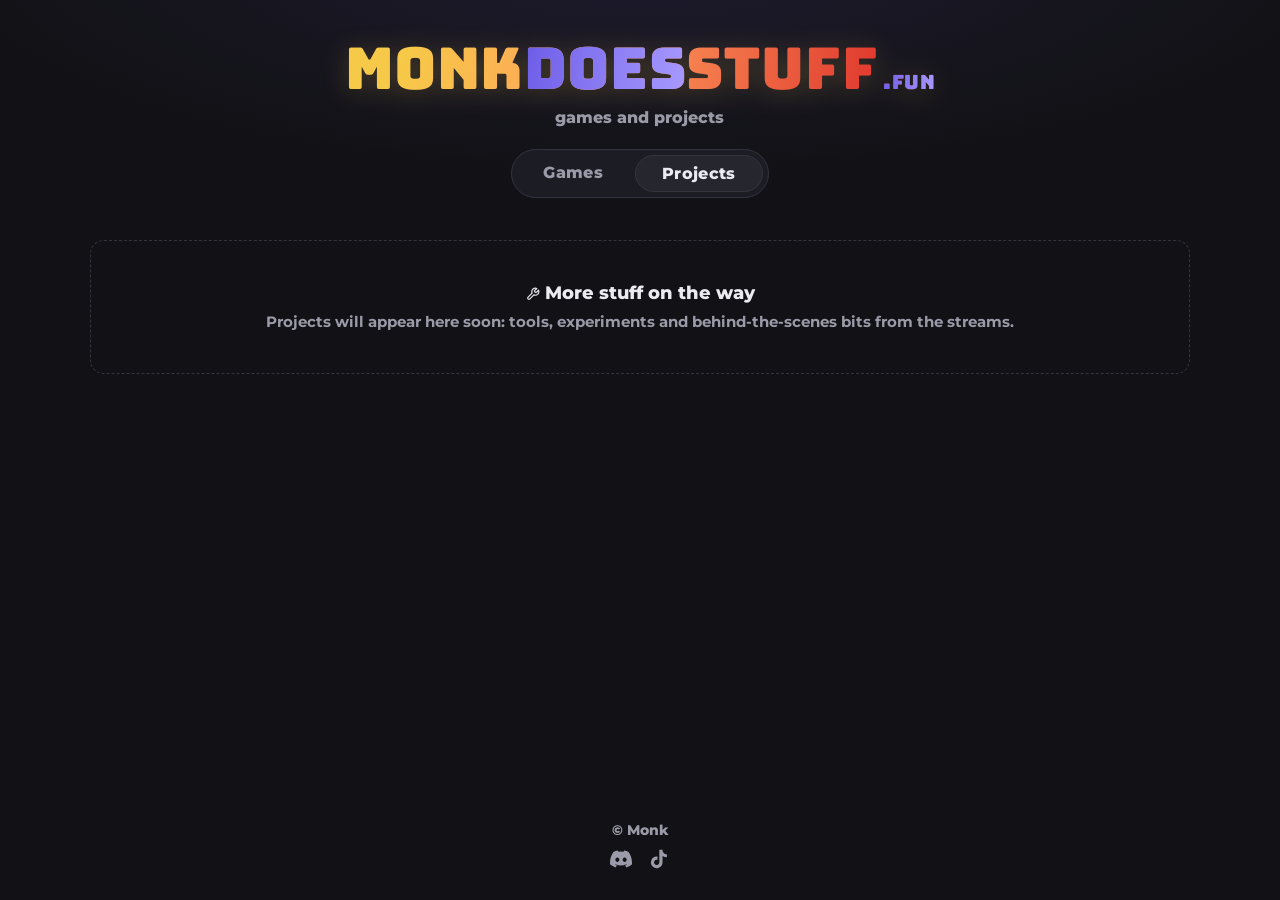
<file: projects.html>
﻿<!doctype html>
<html lang="en">
<head>
  <meta charset="utf-8">
  <meta name="viewport" content="width=device-width, initial-scale=1">
  <title>MonkDoesStuff - Projects</title>
  <meta name="description" content="Projects by Monk.">
  <link rel="icon" href="data:image/svg+xml,<svg xmlns='http://www.w3.org/2000/svg' viewBox='0 0 24 24' fill='none' stroke='%23f5a623' stroke-width='2' stroke-linecap='round' stroke-linejoin='round'><line x1='6' x2='10' y1='12' y2='12'/><line x1='8' x2='8' y1='10' y2='14'/><line x1='15' x2='15.01' y1='13' y2='13'/><line x1='18' x2='18.01' y1='11' y2='11'/><rect width='20' height='12' x='2' y='6' rx='6'/></svg>">
  <link rel="preconnect" href="https://fonts.googleapis.com">
  <link rel="preconnect" href="https://fonts.gstatic.com" crossorigin>
  <link href="https://fonts.googleapis.com/css2?family=Bungee&family=Montserrat:wght@500;600;700;800&display=swap" rel="stylesheet">
  <link rel="stylesheet" href="css/site.css">
</head>
<body>
  <header id="masthead">
    <a id="logo-link" href="index.html" title="MonkDoesStuff - Games"><h1 id="site-logo">Monk<span>Does</span>Stuff<span class="tld">.fun</span></h1></a>
    <p id="site-tag">games and projects</p>
    <nav id="tabs">
      <a href="index.html" class="tab">Games</a>
      <a href="projects.html" class="tab active">Projects</a>
    </nav>
  </header>

  <main class="grid">
    <div class="card placeholder">
      <div class="card-body center">
        <h2><svg class="icon" viewBox="0 0 24 24" fill="none" stroke="currentColor" stroke-width="2" stroke-linecap="round" stroke-linejoin="round"><path d="M14.7 6.3a1 1 0 0 0 0 1.4l1.6 1.6a1 1 0 0 0 1.4 0l3.77-3.77a6 6 0 0 1-7.94 7.94l-6.91 6.91a2.12 2.12 0 0 1-3-3l6.91-6.91a6 6 0 0 1 7.94-7.94l-3.76 3.76z"/></svg> More stuff on the way</h2>
        <p>Projects will appear here soon: tools, experiments and behind-the-scenes bits from the streams.</p>
      </div>
    </div>
  </main>

  <footer>
    <p>&copy; Monk</p>
    <div id="footer-links">
      <a href="https://discord.gg/SJShx3EVg5" target="_blank" rel="noopener" title="Hookline Discord" aria-label="Discord"><svg viewBox="0 0 24 24" fill="currentColor"><path d="M20.317 4.37a19.79 19.79 0 0 0-4.885-1.515.074.074 0 0 0-.079.037c-.21.375-.444.864-.608 1.25a18.27 18.27 0 0 0-5.487 0 12.64 12.64 0 0 0-.617-1.25.077.077 0 0 0-.079-.037A19.736 19.736 0 0 0 3.677 4.37a.07.07 0 0 0-.032.027C.533 9.046-.32 13.58.099 18.057a.082.082 0 0 0 .031.057 19.9 19.9 0 0 0 5.993 3.03.078.078 0 0 0 .084-.028c.462-.63.874-1.295 1.226-1.994a.076.076 0 0 0-.041-.106 13.107 13.107 0 0 1-1.872-.892.077.077 0 0 1-.008-.128c.126-.094.252-.192.372-.291a.074.074 0 0 1 .077-.01c3.928 1.793 8.18 1.793 12.062 0a.074.074 0 0 1 .078.01c.12.098.246.198.373.292a.077.077 0 0 1-.006.127 12.299 12.299 0 0 1-1.873.892.077.077 0 0 0-.041.107c.36.698.772 1.362 1.225 1.993a.076.076 0 0 0 .084.028 19.839 19.839 0 0 0 6.002-3.03.077.077 0 0 0 .032-.054c.5-5.177-.838-9.674-3.549-13.66a.061.061 0 0 0-.031-.03zM8.02 15.33c-1.183 0-2.157-1.085-2.157-2.419 0-1.333.956-2.419 2.157-2.419 1.21 0 2.176 1.096 2.157 2.42 0 1.333-.956 2.418-2.157 2.418zm7.975 0c-1.183 0-2.157-1.085-2.157-2.419 0-1.333.955-2.419 2.157-2.419 1.21 0 2.176 1.096 2.157 2.42 0 1.333-.946 2.418-2.157 2.418z"/></svg></a>
      <a href="https://www.tiktok.com/@monkdoesstuff" target="_blank" rel="noopener" title="@monkdoesstuff on TikTok" aria-label="TikTok"><svg viewBox="0 0 24 24" fill="currentColor"><path d="M19.59 6.69a4.83 4.83 0 0 1-3.77-4.25V2h-3.45v13.67a2.89 2.89 0 0 1-5.2 1.74 2.89 2.89 0 0 1 2.31-4.64 2.93 2.93 0 0 1 .88.13V9.4a6.84 6.84 0 0 0-1-.05A6.33 6.33 0 0 0 5 20.1a6.34 6.34 0 0 0 10.86-4.43v-7a8.16 8.16 0 0 0 4.77 1.52v-3.4a4.85 4.85 0 0 1-1-.1z"/></svg></a>
    </div>
  </footer>
</body>
</html>
</file>
<file: css/site.css>
/* MonkDoesStuff — same dark house style as hookline.fun (Montserrat 800 on
   #121216) with the Bungee gradient wordmark trick reused for the site logo
   and the in-card Hookline marks. */

:root {
  --bg: #121216;
  --panel: #1c1c24;
  --panel-2: #26262f;
  --text: #eaeaf0;
  --text-dim: #9a9aa8;
  --green: #1db954;
  --mint: #7ee2a0;
  --purple: #6c5ce7;
  --lilac: #a99bff;
  --gold: #f7c948;
  --red: #e0392e;
  --border: #34343f;
  --radius: 14px;
}

* { box-sizing: border-box; }

body {
  margin: 0;
  /* Extra Bold is the house style, same as hookline.fun */
  font-family: "Montserrat", "Segoe UI", system-ui, sans-serif;
  font-weight: 800;
  background:
    radial-gradient(ellipse 90% 40% at 50% -5%, #1e1b2e 0%, transparent 60%),
    var(--bg);
  color: var(--text);
  min-height: 100vh;
  display: flex;
  flex-direction: column;
  align-items: center;
}

a { color: var(--mint); }

/* ---- masthead ---- */
#masthead { text-align: center; padding: 40px 16px 8px; }

#site-logo {
  font-family: "Bungee", "Segoe UI", sans-serif;
  font-weight: 400;
  font-size: clamp(2.2rem, 7vw, 3.6rem);
  margin: 0;
  line-height: 1;
  letter-spacing: 0.01em;
  background: linear-gradient(100deg, var(--gold) 10%, #ff9d5c 45%, var(--red) 90%);
  -webkit-background-clip: text;
  background-clip: text;
  color: transparent;
  filter: drop-shadow(0 4px 14px rgba(247, 201, 72, 0.22));
  user-select: none;
}
#site-logo span {
  background: linear-gradient(100deg, var(--purple), var(--lilac));
  -webkit-background-clip: text;
  background-clip: text;
  color: transparent;
}
/* the .fun, worn small - same trick as the hookline.fun wordmark */
#site-logo .tld { font-size: 0.34em; margin-left: 5px; }
#site-tag { color: var(--text-dim); margin: 10px 0 22px; }

/* the wordmark is a button: back to Games from anywhere */
#logo-link { text-decoration: none; display: inline-block; }
#logo-link:hover #site-logo { filter: drop-shadow(0 4px 14px rgba(247, 201, 72, 0.38)) brightness(1.12); }

.icon { width: 14px; height: 14px; vertical-align: -2px; }

/* ---- tabs ---- */
#tabs { display: inline-flex; gap: 6px; background: var(--panel); border: 1px solid var(--border); border-radius: 999px; padding: 5px; }
.tab {
  padding: 8px 26px;
  border-radius: 999px;
  color: var(--text-dim);
  text-decoration: none;
  font-weight: 800;
  letter-spacing: 0.02em;
}
.tab:hover { color: var(--text); }
.tab.active { background: var(--panel-2); color: var(--text); border: 1px solid var(--border); }

/* ---- card grid ---- */
.grid {
  width: min(1100px, 94vw);
  display: grid;
  grid-template-columns: repeat(auto-fit, minmax(300px, 1fr));
  gap: 22px;
  padding: 34px 0 20px;
}

.card {
  position: relative;
  display: flex;
  flex-direction: column;
  background: var(--panel);
  border: 1px solid var(--border);
  border-radius: var(--radius);
  overflow: hidden;
  text-decoration: none;
  color: var(--text);
}
a.card { transition: transform 0.15s ease, border-color 0.15s ease, box-shadow 0.15s ease; }
a.card:hover {
  transform: translateY(-4px);
  border-color: var(--green);
  box-shadow: 0 14px 34px rgba(29, 185, 84, 0.18);
}

.card-art {
  position: relative;
  height: 170px;
  display: flex;
  align-items: center;
  justify-content: center;
  background:
    radial-gradient(ellipse 80% 90% at 50% 110%, #26263a 0%, transparent 70%),
    var(--panel-2);
  border-bottom: 1px solid var(--border);
  overflow: hidden;
}
.art-img { max-width: 78%; max-height: 72%; filter: drop-shadow(0 6px 14px rgba(0, 0, 0, 0.5)); }

/* Hookline wordmark, exactly as hookline.fun renders it */
.hookline-mark {
  font-family: "Bungee", "Segoe UI", sans-serif;
  font-size: clamp(1.7rem, 4.2vw, 2.4rem);
  line-height: 1;
  background: linear-gradient(100deg, var(--green) 20%, var(--mint) 45%, var(--purple) 80%);
  -webkit-background-clip: text;
  background-clip: text;
  color: transparent;
  filter: drop-shadow(0 4px 14px rgba(29, 185, 84, 0.22));
  user-select: none;
}
.hookline-mark .tld {
  font-size: 0.34em;
  margin-left: 5px;
  background: linear-gradient(100deg, var(--lilac), var(--mint));
  -webkit-background-clip: text;
  background-clip: text;
  color: transparent;
}

.card-body { padding: 18px 20px 20px; display: flex; flex-direction: column; gap: 8px; flex: 1; }
.card-body.center { text-align: center; padding: 40px 24px; }
.card-body h2 { margin: 0; font-size: 1.15rem; font-weight: 800; }
.card-body p { margin: 0; color: var(--text-dim); font-weight: 700; font-size: 0.92rem; line-height: 1.45; }

.cta {
  margin-top: auto;
  align-self: flex-start;
  background: var(--green);
  color: #08130b;
  font-weight: 800;
  padding: 9px 20px;
  border-radius: 999px;
  font-size: 0.9rem;
}
a.card:hover .cta { filter: brightness(1.12); }

.badge {
  position: absolute;
  top: 12px; right: 12px;
  background: var(--green);
  color: #08130b;
  font-size: 0.7rem;
  font-weight: 800;
  letter-spacing: 0.08em;
  padding: 4px 10px;
  border-radius: 999px;
  box-shadow: 0 0 14px rgba(29, 185, 84, 0.5);
}

/* ---- coming soon treatment ---- */
.card.soon .card-art > .hookline-mark,
.card.soon .card-art > .art-img {
  filter: grayscale(1) brightness(0.75) opacity(0.45);
}
.card.soon .card-body h2 { color: var(--text-dim); }

.stamp {
  position: absolute;
  font-family: "Bungee", "Segoe UI", sans-serif;
  font-size: 1.5rem;
  color: var(--red);
  border: 4px solid var(--red);
  border-radius: 8px;
  padding: 4px 16px;
  transform: rotate(-14deg);
  letter-spacing: 0.04em;
  text-transform: uppercase;
  opacity: 0.9;
  box-shadow: inset 0 0 12px rgba(224, 57, 46, 0.25), 0 0 18px rgba(0, 0, 0, 0.45);
  background: rgba(18, 18, 22, 0.35);
  user-select: none;
}

.card.placeholder { grid-column: 1 / -1; border-style: dashed; background: transparent; }

/* TikTok sticker: marks the interactive TikTok versions */
.tiktok-badge {
  position: absolute;
  top: 10px; left: 10px;
  width: 34px; height: 34px;
  border-radius: 9px;
  background: #000;
  display: flex;
  align-items: center;
  justify-content: center;
  box-shadow: 0 3px 8px #000a, 0 0 0 2px #ffffff22;
  transform: rotate(-8deg);
  z-index: 2;
}
.tiktok-badge svg { width: 19px; height: 19px; color: #fff; filter: drop-shadow(1px 1px 0 #fe2c55) drop-shadow(-1px -1px 0 #25f4ee); }
/* stays full-colour even on the greyed coming-soon art */
.card.soon .tiktok-badge { filter: none; }

/* Windows sticker: the downloadable interactive versions are Windows-only */
.windows-badge {
  position: absolute;
  top: 10px; left: 52px;
  width: 34px; height: 34px;
  border-radius: 9px;
  background: #0078d4;
  display: flex;
  align-items: center;
  justify-content: center;
  box-shadow: 0 3px 8px #000a, 0 0 0 2px #ffffff22;
  transform: rotate(6deg);
  z-index: 2;
}
.windows-badge svg { width: 18px; height: 18px; color: #fff; }
.card.soon .windows-badge { filter: none; }

/* ---- install & play guide (hookline-tiktok.html) ---- */
.guide { width: min(760px, 94vw); display: flex; flex-direction: column; gap: 34px; padding: 26px 0 30px; }

.guide-hero {
  text-align: center;
  background: var(--panel);
  border: 1px solid var(--border);
  border-radius: var(--radius);
  padding: 36px 26px 30px;
  display: flex;
  flex-direction: column;
  align-items: center;
  gap: 12px;
}
.guide-hero h2 { margin: 0; font-size: 1.3rem; }
.guide-hero p { margin: 0; color: var(--text-dim); font-weight: 700; font-size: 0.95rem; line-height: 1.5; max-width: 54ch; }

.download-btn {
  display: inline-flex;
  align-items: center;
  gap: 10px;
  margin-top: 10px;
  background: var(--green);
  color: #08130b;
  text-decoration: none;
  font-weight: 800;
  font-size: 1.05rem;
  padding: 14px 30px;
  border-radius: 999px;
  box-shadow: 0 8px 24px rgba(29, 185, 84, 0.3);
  transition: transform 0.15s ease, filter 0.15s ease;
}
.download-btn:hover { transform: translateY(-2px); filter: brightness(1.12); }
.download-btn .icon { width: 20px; height: 20px; }
.download-note { font-size: 0.8rem !important; }

.guide-section { display: flex; flex-direction: column; gap: 18px; }
.guide-section h3 { margin: 0; font-size: 1.1rem; display: flex; align-items: center; gap: 12px; }
.section-num {
  font-family: "Bungee", "Segoe UI", sans-serif;
  font-weight: 400;
  background: linear-gradient(100deg, var(--green) 20%, var(--mint) 45%, var(--purple) 80%);
  -webkit-background-clip: text;
  background-clip: text;
  color: transparent;
  font-size: 1.5rem;
}

.step {
  background: var(--panel);
  border: 1px solid var(--border);
  border-radius: var(--radius);
  overflow: hidden;
}
.step-text { display: flex; gap: 14px; align-items: baseline; padding: 16px 20px; }
.step-text p { margin: 0; font-weight: 700; font-size: 0.95rem; line-height: 1.5; color: var(--text); }
.step-text .step-aside { margin-top: 6px; color: var(--text-dim); font-size: 0.85rem; }
.step-num {
  flex: none;
  font-family: "Bungee", "Segoe UI", sans-serif;
  color: var(--gold);
  font-size: 1.05rem;
}
.step img { display: block; width: 100%; border-top: 1px solid var(--border); background: var(--panel-2); }

/* red pulsing callout: the "blocked by security settings" aside */
.pulse-alert {
  color: var(--red) !important;
  font-weight: 800 !important;
  animation: pulse-alert 1.6s ease-in-out infinite;
}
@keyframes pulse-alert {
  0%, 100% { opacity: 1; text-shadow: 0 0 0 rgba(224, 57, 46, 0); }
  50% { opacity: 0.55; text-shadow: 0 0 14px rgba(224, 57, 46, 0.55); }
}
@media (prefers-reduced-motion: reduce) {
  .pulse-alert { animation: none; }
}

.alt-launch {
  border: 1px dashed var(--border);
  border-radius: var(--radius);
  padding: 6px 14px;
}
.alt-launch > summary {
  cursor: pointer;
  font-weight: 800;
  color: var(--red);
  padding: 10px 6px;
  user-select: none;
  animation: pulse-alert 1.6s ease-in-out infinite;
}
.alt-launch > summary:hover { animation-play-state: paused; opacity: 1; }
/* once it's open, the job is done - settle down and let people read */
.alt-launch[open] > summary { animation: none; }
@media (prefers-reduced-motion: reduce) {
  .alt-launch > summary { animation: none; }
}
.alt-launch .step { margin: 12px 0; }

.guide-footnote {
  display: flex;
  gap: 18px;
  align-items: center;
  background: var(--panel-2);
  border: 1px solid var(--border);
  border-radius: var(--radius);
  padding: 16px 20px;
}
.guide-footnote img { width: 200px; flex: none; border-radius: 8px; border: 1px solid var(--border); }
.guide-footnote p { margin: 0; color: var(--text-dim); font-weight: 700; font-size: 0.9rem; line-height: 1.5; }
@media (max-width: 560px) { .guide-footnote { flex-direction: column; } .guide-footnote img { width: 100%; } }

/* ---- footer ---- */
footer {
  margin-top: auto;
  padding: 26px 0 30px;
  color: var(--text-dim);
  font-size: 0.85rem;
  display: flex;
  flex-direction: column;
  align-items: center;
  gap: 10px;
}
footer p { margin: 0; }
#footer-links { display: flex; gap: 16px; }
#footer-links a { color: var(--text-dim); transition: color 0.15s ease, transform 0.15s ease; }
#footer-links a:hover { color: var(--text); transform: translateY(-2px); }
#footer-links svg { width: 22px; height: 22px; display: block; }
</file>
<file: games/pricetag/css/style.css>
/* PriceTag — bubbly game-show look matched to Logo.png: deep purple stage,
   gold/orange headline colours, red swing tag. Portrait 9:16 for TikTok. */

:root {
  --stage-top: #3d1d63;
  --stage-bottom: #1e0e36;
  --card: #fdf6e9;
  --card-edge: #e3a72b;
  --ink: #2b2038;
  --tag-red: #e0392e;
  --tag-yellow: #ffd94a;
  --gold: #f5a623;
  --purple: #8a3ff0;
  --text-light: #f3ecff;
  --text-dim: #b9a8d8;
}

* { box-sizing: border-box; margin: 0; padding: 0; }

html, body {
  height: 100%;
  background: #120821;
  font-family: "Trebuchet MS", Verdana, sans-serif;
  color: var(--ink);
  overflow: hidden;
}

/* ---- stage: 9:16 column centred in the window ---- */
#stage {
  position: relative;
  height: 100vh;
  aspect-ratio: 9 / 16;
  margin: 0 auto;
  background:
    radial-gradient(ellipse 120% 55% at 50% -5%, #6b34a8 0%, transparent 60%),
    linear-gradient(to bottom, var(--stage-top), var(--stage-bottom));
  overflow: hidden;
  display: flex;
  flex-direction: column;
  align-items: center;
}

#masthead {
  margin-top: 18px;
  text-align: center;
  z-index: 2;
}
#logo {
  width: 68%;
  max-width: 340px;
  filter: drop-shadow(0 6px 14px #000a);
}
#tagline { color: var(--text-dim); font-size: 14px; margin-top: 2px; text-shadow: 0 1px 3px #0007; }

section { width: 92%; display: flex; flex-direction: column; align-items: center; }
section[hidden] { display: none; }

/* ---- idle ---- */
#idle-screen { margin-top: 10vh; gap: 20px; }
.boxpile { font-size: 72px; filter: drop-shadow(0 6px 8px #0008); }
#idle-note { color: var(--text-light); font-size: 16px; text-shadow: 0 1px 3px #0008; text-align: center; }
.big-btn {
  font-size: 22px;
  font-weight: bold;
  padding: 14px 34px;
  border: 0;
  border-radius: 14px;
  background: linear-gradient(to bottom, #ffb838, var(--gold));
  color: #4a2600;
  cursor: pointer;
  box-shadow: 0 5px 0 #a86a0a, 0 8px 16px #0008;
}
.big-btn:active { transform: translateY(3px); box-shadow: 0 2px 0 #a86a0a; }

/* ---- round: item card ---- */
#round-screen { margin-top: 4px; flex: 1; min-height: 0; }
#item-card {
  width: 100%;
  background: var(--card);
  border-radius: 16px;
  border: 4px solid var(--card-edge);
  box-shadow: 0 0 0 3px #00000055, 0 12px 28px #000a;
  padding: 12px 12px 14px;
  text-align: center;
}
#item-photo-wrap {
  position: relative;
  width: 100%;
  height: 34vh;
  background: #fff;
  border-radius: 10px;
  overflow: hidden;
  display: flex;
  align-items: center;
  justify-content: center;
}
#item-photo { max-width: 100%; max-height: 100%; object-fit: contain; }
#item-photo.fade { animation: photo-fade 0.4s ease; }
@keyframes photo-fade { from { opacity: 0; transform: scale(1.04); } }
#item-photo-fallback { font-size: 90px; }

/* property photo pager dots */
#photo-dots[hidden] { display: none; }
#photo-dots {
  position: absolute;
  bottom: 8px; left: 50%;
  transform: translateX(-50%);
  display: flex;
  gap: 5px;
  background: #0007;
  border-radius: 999px;
  padding: 4px 8px;
}
#photo-dots span { width: 7px; height: 7px; border-radius: 50%; background: #ffffff66; }
#photo-dots span.on { background: var(--tag-yellow); }

#price-tag {
  position: absolute;
  right: -6px;
  top: 10px;
  background: var(--tag-red);
  color: #fff;
  border: 3px solid #9c1f16;
  border-radius: 8px 12px 12px 8px;
  padding: 8px 14px 8px 22px;
  font-family: "Comic Sans MS", "Segoe Print", cursive;
  font-size: 26px;
  font-weight: bold;
  transform: rotate(6deg);
  box-shadow: 0 4px 10px #0006;
  text-shadow: 0 2px 0 #9c1f16;
}
#price-tag::before {
  content: "";
  position: absolute;
  left: 7px; top: 50%;
  width: 8px; height: 8px;
  border-radius: 50%;
  background: #fff;
  border: 2px solid #9c1f16;
  transform: translateY(-50%);
}
#item-title { font-size: 18px; margin-top: 10px; line-height: 1.25; }
#item-source { font-size: 12px; color: #8d7ba8; margin-top: 4px; }

/* ---- timer ---- */
#timer-row { width: 100%; display: flex; align-items: center; gap: 10px; margin-top: 12px; }
#timer-bar {
  flex: 1; height: 16px;
  background: #00000066;
  border-radius: 999px;
  overflow: hidden;
}
#timer-fill {
  height: 100%;
  width: 100%;
  background: linear-gradient(90deg, var(--tag-yellow), var(--gold), var(--tag-red));
  border-radius: 999px;
  transition: width 0.2s linear;
}
#timer-text {
  font-size: 24px; font-weight: bold; color: #fff;
  min-width: 44px; text-align: center;
  text-shadow: 0 2px 4px #000a;
}
#timer-row.urgent #timer-text { color: #ffb0a8; animation: pulse 0.5s infinite alternate; }
@keyframes pulse { to { transform: scale(1.25); } }

#round-cta { color: var(--text-light); font-size: 14px; margin-top: 8px; text-shadow: 0 1px 3px #0008; }
#round-cta b { color: var(--tag-yellow); }

/* ---- live guess feed ---- */
#guess-feed {
  width: 100%;
  flex: 1;
  min-height: 60px;
  margin-top: 10px;
  overflow: hidden;
  display: flex;
  flex-direction: column-reverse;
  gap: 4px;
}
.guess-row {
  background: #ffffffe8;
  border-radius: 999px;
  padding: 4px 14px;
  font-size: 15px;
  align-self: flex-start;
  max-width: 100%;
  overflow: hidden;
  text-overflow: ellipsis;
  white-space: nowrap;
  box-shadow: 0 2px 5px #0006;
  animation: pop-in 0.18s ease-out;
}
.guess-row b { color: var(--tag-red); }
.guess-row .g-name { color: #5a2ea6; font-weight: bold; }
@keyframes pop-in { from { transform: scale(0.6); opacity: 0; } }
#guess-count { color: var(--text-dim); font-size: 13px; margin: 6px 0 10px; text-shadow: 0 1px 3px #0008; }

/* ---- reveal ---- */
#reveal-screen { margin-top: 3vh; gap: 10px; }
#reveal-label { color: var(--text-light); font-size: 18px; text-shadow: 0 1px 3px #0008; }
#reveal-price {
  font-family: "Comic Sans MS", "Segoe Print", cursive;
  font-size: clamp(34px, 9vh, 60px);
  font-weight: bold;
  color: #fff;
  background: var(--tag-red);
  border: 4px solid #9c1f16;
  border-radius: 16px;
  padding: 6px 30px;
  transform: rotate(-3deg);
  box-shadow: 0 8px 20px #000a;
  text-shadow: 0 3px 0 #9c1f16;
  animation: tag-drop 0.45s cubic-bezier(0.2, 1.6, 0.4, 1);
  max-width: 100%;
}
@keyframes tag-drop { from { transform: rotate(-3deg) translateY(-60px) scale(0.6); opacity: 0; } }

#reveal-gbp { color: var(--text-dim); font-size: 15px; text-shadow: 0 1px 3px #0008; }

#podium { width: 100%; display: flex; flex-direction: column; gap: 6px; margin-top: 8px; }
.podium-row {
  display: flex; align-items: center; gap: 10px;
  background: #fdf6e9f2;
  border-radius: 10px;
  padding: 8px 14px;
  font-size: 17px;
  box-shadow: 0 3px 8px #0007;
  animation: pop-in 0.25s ease-out backwards;
}
.podium-row:nth-child(2) { animation-delay: 0.15s; }
.podium-row:nth-child(3) { animation-delay: 0.3s; }
.podium-row .medal { font-size: 22px; }
.podium-row .p-name { font-weight: bold; color: #5a2ea6; flex: 1; overflow: hidden; text-overflow: ellipsis; white-space: nowrap; }
.podium-row .p-guess { color: #6b5d49; }
.podium-row .p-pts { font-weight: bold; color: var(--tag-red); }
.podium-row.exact { outline: 3px solid var(--gold); }
.podium-empty { color: var(--text-light); text-align: center; font-size: 15px; text-shadow: 0 1px 3px #0008; }

#leaderboard {
  width: 100%;
  background: #00000052;
  border-radius: 12px;
  padding: 10px 14px;
  color: var(--text-light);
}
#leaderboard h3 { font-size: 14px; margin-bottom: 6px; letter-spacing: 1px; color: var(--tag-yellow); }
#leader-rows { list-style: none; }
#leader-rows li {
  display: flex; gap: 8px; font-size: 14px; padding: 2px 0;
}
#leader-rows .l-name { flex: 1; overflow: hidden; text-overflow: ellipsis; white-space: nowrap; }
#leader-rows .l-pts { font-weight: bold; color: var(--tag-yellow); }
#next-note { color: var(--text-dim); font-size: 13px; text-shadow: 0 1px 3px #0008; }

#confetti { position: absolute; inset: 0; pointer-events: none; z-index: 5; }

/* ---- streamer/dev panel ---- */
#panel {
  position: fixed;
  top: 8px; left: 8px;
  width: 320px;
  max-height: calc(100vh - 16px);
  overflow-y: auto;
  background: #10131cf2;
  border: 1px solid #2c3050;
  border-radius: 10px;
  padding: 10px;
  color: #e8eaf6;
  font-size: 13px;
  z-index: 20;
}
#panel.hidden { display: none; }
.p-row { display: flex; gap: 6px; margin-bottom: 8px; flex-wrap: wrap; align-items: center; }
.p-note { color: #6a7090; font-size: 11px; margin: -4px 0 8px 2px; }
.p-note.live { color: #7ddf8f; }
#panel input[type="text"], #panel input[type="number"], #panel select {
  background: #141726;
  border: 1px solid #2c3050;
  border-radius: 6px;
  color: #e8eaf6;
  padding: 6px 10px;
  font-size: 13px;
  outline: none;
}
#panel input[type="text"] { flex: 1; }
#panel input[type="number"] { width: 58px; }
#panel input:focus, #panel select:focus { border-color: #5964a8; }
#panel button {
  background: #1d2135;
  border: 1px solid #333960;
  border-radius: 6px;
  color: #e8eaf6;
  padding: 6px 10px;
  font-size: 12px;
  cursor: pointer;
}
#panel button:hover { background: #272c48; }
#panel button.on { background: #2f4a2f; border-color: #4d7a4d; }
.p-settings label { display: flex; align-items: center; gap: 4px; color: #aab; }
.p-status { display: flex; flex-direction: column; gap: 4px; margin-top: 4px; }
.pill { padding: 2px 8px; border-radius: 999px; font-size: 11px; font-weight: 600; align-self: flex-start; }
.pill.off { background: #3d1d24; color: #f0a3b1; }
.pill.on  { background: #14532d; color: #bbf7d0; }
.p-hint { color: #6a7090; font-size: 11px; }
#log {
  margin-top: 8px;
  max-height: 180px;
  overflow-y: auto;
  font: 11px/1.5 Consolas, monospace;
  color: #9aa3c0;
}
#log .live { color: #d6dcf5; font-weight: 600; }
#log .hit { color: #ffd98a; }
</file>
<file: games/tiktokcafe/style.css>
/* TikTok Café — page chrome. The game itself renders into #game. */

html, body {
  margin: 0;
  height: 100%;
  background: #0b0c16;
  overflow: hidden;
  font-family: ui-sans-serif, system-ui, sans-serif;
}

/* 9:16 logical canvas (360×640) scaled to fit the window, crisp pixels. */
#game {
  position: absolute;
  left: 50%;
  top: 50%;
  transform: translate(-50%, -50%);
  image-rendering: pixelated;
  image-rendering: crisp-edges;
}

/* High-res text overlay (speech bubbles) — same box as #game, not pixelated. */
#overlay {
  position: absolute;
  left: 50%;
  top: 50%;
  transform: translate(-50%, -50%);
  pointer-events: none;
  z-index: 5;
}

/* ---- Dev simulator panel — LEFT sidebar, keeps the game clear ---- */
#simulator {
  position: fixed;
  top: 0; left: 0; bottom: 0;
  width: 260px;
  background: rgba(10, 12, 20, 0.92);
  border-right: 1px solid #262a3d;
  padding: 10px;
  z-index: 10;
  color: #cfd3e8;
  font-size: 12px;
  display: flex;
  flex-direction: column;
}
#simulator.hidden { display: none; }

/* live event terminal — fills the space under the status pills */
#sim-log {
  flex: 1;
  min-height: 120px;
  margin-top: 8px;
  overflow-y: auto;
  background: #0b0d16;
  border: 1px solid #262a3d;
  border-radius: 6px;
  padding: 6px 8px;
  font: 11px/1.55 Consolas, "Courier New", monospace;
  color: #6f7694;
  overflow-wrap: anywhere;
}
.log-row.cmd  { color: #ffd98a; }
.log-row.live { font-weight: 600; }
.log-row.live.cmd { color: #bbf7d0; }
#simulator.hidden { display: none; }

.sim-row { display: flex; gap: 6px; margin-bottom: 8px; }
.sim-note { color: #6a7090; font-size: 11px; margin: -4px 0 8px 2px; }
#tiktok-user,
#sim-input {
  flex: 1;
  background: #141726;
  border: 1px solid #2c3050;
  border-radius: 6px;
  color: #e8eaf6;
  padding: 6px 10px;
  font-size: 13px;
  outline: none;
}
#tiktok-user:focus,
#sim-input:focus { border-color: #5964a8; }

.sim-buttons { display: flex; flex-wrap: wrap; gap: 5px; }
#simulator button {
  background: #1d2135;
  border: 1px solid #333960;
  border-radius: 6px;
  color: #dfe3f7;
  padding: 5px 10px;
  font-size: 12px;
  cursor: pointer;
}
#simulator button:hover { background: #272c48; }
#simulator button.on { background: #2f4a2f; border-color: #4d7a4d; }

.sim-status {
  margin-top: 8px;
  display: flex;
  flex-direction: column;
  gap: 4px;
  align-items: flex-start;
}

/* ---- Café Settings — RIGHT sidebar (opposite the dev panel) ---- */
#settings {
  position: fixed;
  top: 0; right: 0; bottom: 0;
  width: min(400px, 92vw);
  display: none;
  z-index: 20;
}
#settings.open { display: block; }
.settings-box {
  background: rgba(20, 23, 38, 0.97);
  border-left: 1px solid #333960;
  color: #dfe3f7;
  width: 100%;
  height: 100%;
  overflow-y: auto;
  overflow-x: hidden;
  padding: 16px 18px;
  box-sizing: border-box;
  font-size: 13px;
}
.settings-box h2 { margin: 0 0 10px; font-size: 16px; }
.settings-box h3 { margin: 14px 0 8px; font-size: 12px; color: #9aa3cc; font-weight: 600; }

/* collapsible sections */
.set-section {
  border: 1px solid #262a3d;
  border-radius: 8px;
  margin: 6px 0;
  background: #171a2c;
}
.set-section summary {
  cursor: pointer;
  padding: 8px 10px;
  font-size: 12px;
  font-weight: 600;
  color: #9aa3cc;
  user-select: none;
  list-style-position: inside;
}
.set-section summary:hover { color: #dfe3f7; }
.set-section[open] summary {
  color: #dfe3f7;
  border-bottom: 1px solid #262a3d;
}
.set-section .set-grid { padding: 10px; }
.set-note {
  margin: 8px 10px 0;
  font-size: 11px;
  color: #6a7090;
}
.set-grid { display: grid; grid-template-columns: 1fr 1fr; gap: 6px 12px; }
.set-row { display: flex; flex-direction: column; gap: 2px; }
.set-row span { font-size: 11px; color: #8a91b8; }
.set-row input,
.set-row select {
  background: #1d2135;
  border: 1px solid #333960;
  border-radius: 6px;
  color: #e8eaf6;
  padding: 5px 8px;
  font-size: 12px;
  outline: none;
}
.set-row input:focus,
.set-row select:focus { border-color: #5964a8; }
/* action buttons: fixed grid, max 5 per row, spanning the section width */
.set-actions {
  display: grid;
  grid-template-columns: repeat(5, 1fr);
  gap: 6px;
  margin-top: 16px;
}
.set-actions button {
  background: #1d2135;
  border: 1px solid #333960;
  border-radius: 6px;
  color: #dfe3f7;
  padding: 7px 4px;
  font-size: 11px;
  cursor: pointer;
  white-space: normal;
  line-height: 1.25;
}
.set-actions button.primary { background: #2f4a2f; border-color: #4d7a4d; }
.set-actions button:hover { filter: brightness(1.2); }
.pill {
  padding: 2px 8px;
  border-radius: 999px;
  font-size: 11px;
  font-weight: 600;
}
.pill.off { background: #3d1d24; color: #f0a3b1; }
.pill.on  { background: #14532d; color: #bbf7d0; }
#sim-hint { color: #6a7090; }
</file>
